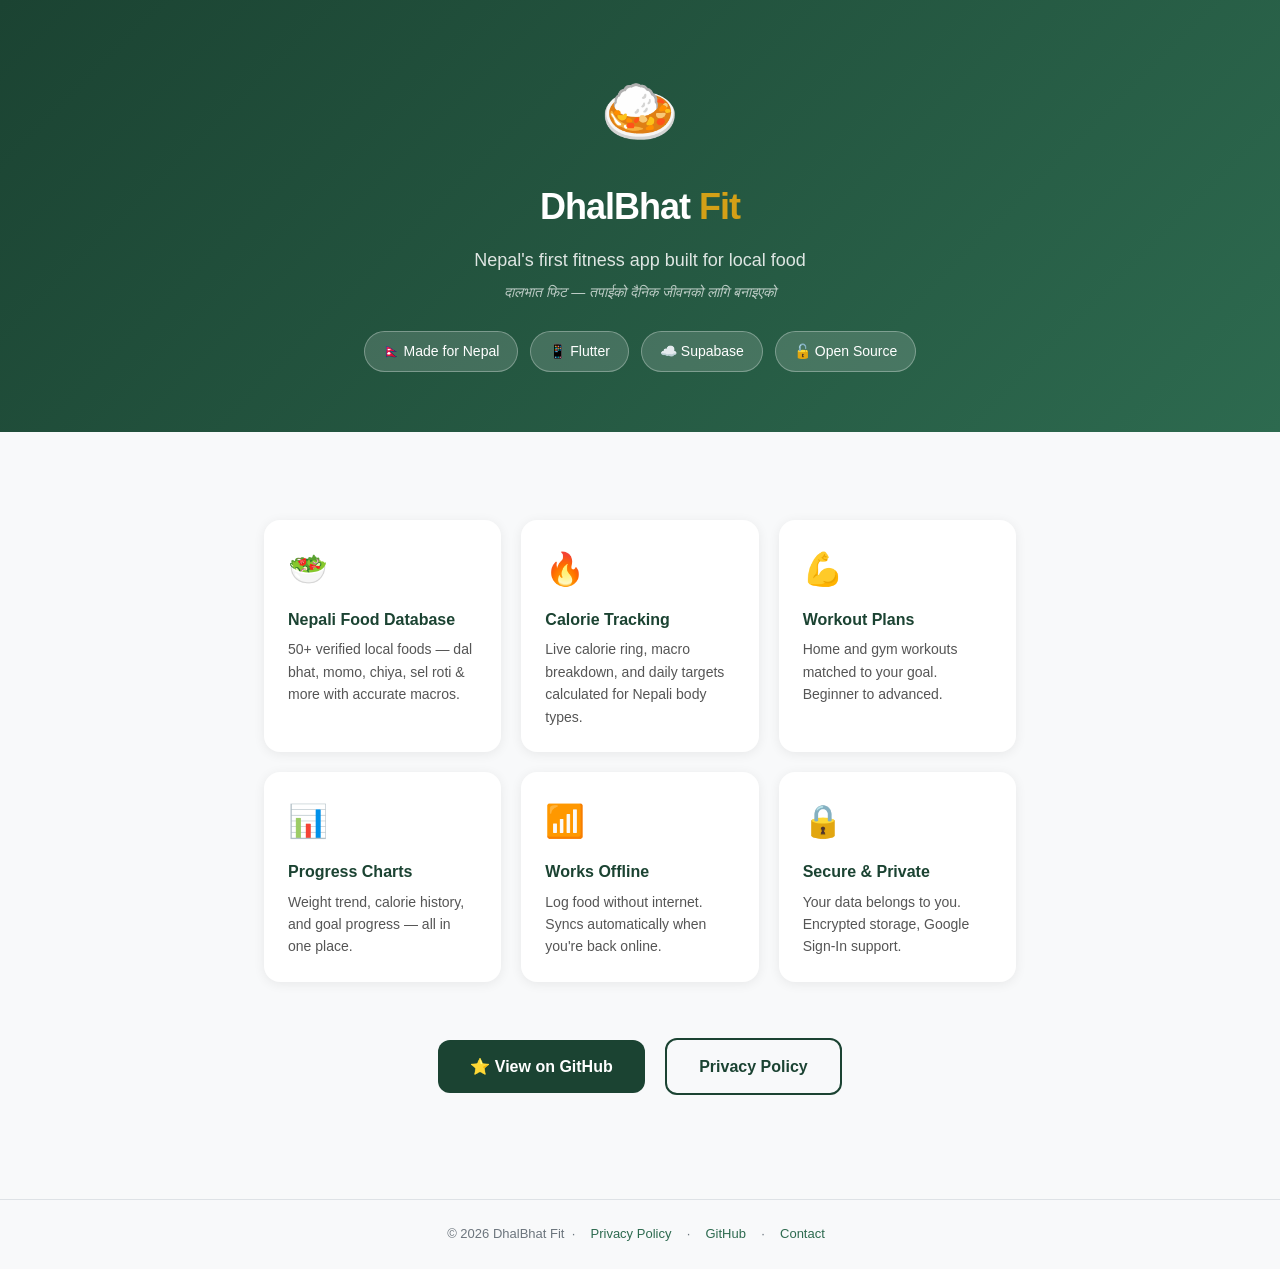
<file: docs/index.html>
<!DOCTYPE html>
<html lang="en">
<head>
  <meta charset="UTF-8" />
  <meta name="viewport" content="width=device-width, initial-scale=1.0" />
  <title>DhalBhat Fit — Nepal's Fitness App</title>
  <style>
    * { box-sizing: border-box; margin: 0; padding: 0; }
    body {
      font-family: -apple-system, BlinkMacSystemFont, 'Segoe UI', Roboto, sans-serif;
      background: #f8f9fa; color: #212529; line-height: 1.6;
    }
    header {
      background: linear-gradient(135deg, #1B4332, #2D6A4F);
      color: white; padding: 60px 24px; text-align: center;
    }
    header .emoji { font-size: 64px; margin-bottom: 16px; }
    header h1 { font-size: 36px; font-weight: 800; letter-spacing: -1px; }
    header h1 span { color: #D4A017; }
    header p { font-size: 18px; opacity: 0.85; margin-top: 10px; }
    .tagline {
      font-size: 14px; opacity: 0.7; margin-top: 6px; font-style: italic;
    }
    .badges { margin-top: 28px; display: flex; gap: 12px; justify-content: center; flex-wrap: wrap; }
    .badge {
      display: inline-flex; align-items: center; gap: 6px;
      background: rgba(255,255,255,0.15); border: 1px solid rgba(255,255,255,0.3);
      padding: 8px 18px; border-radius: 99px; font-size: 14px; font-weight: 500;
    }
    .container { max-width: 800px; margin: 0 auto; padding: 48px 24px; }
    .features {
      display: grid; grid-template-columns: repeat(auto-fit, minmax(220px, 1fr));
      gap: 20px; margin: 40px 0;
    }
    .feature {
      background: white; border-radius: 16px; padding: 24px;
      box-shadow: 0 2px 12px rgba(0,0,0,0.07);
    }
    .feature .icon { font-size: 32px; margin-bottom: 12px; }
    .feature h3 { font-size: 16px; font-weight: 700; margin-bottom: 6px; color: #1B4332; }
    .feature p  { font-size: 14px; color: #555; }
    .cta { text-align: center; margin: 48px 0; }
    .btn {
      display: inline-block; background: #1B4332; color: white;
      padding: 14px 32px; border-radius: 12px; text-decoration: none;
      font-weight: 600; font-size: 16px; margin: 8px;
    }
    .btn.outline {
      background: transparent; border: 2px solid #1B4332; color: #1B4332;
    }
    footer {
      text-align: center; padding: 24px; font-size: 13px;
      color: #6c757d; border-top: 1px solid #dee2e6;
    }
    footer a { color: #2D6A4F; text-decoration: none; margin: 0 8px; }
  </style>
</head>
<body>

<header>
  <div class="emoji">🍛</div>
  <h1>DhalBhat <span>Fit</span></h1>
  <p>Nepal's first fitness app built for local food</p>
  <p class="tagline">दालभात फिट — तपाईको दैनिक जीवनको लागि बनाइएको</p>
  <div class="badges">
    <span class="badge">🇳🇵 Made for Nepal</span>
    <span class="badge">📱 Flutter</span>
    <span class="badge">☁️ Supabase</span>
    <span class="badge">🔓 Open Source</span>
  </div>
</header>

<div class="container">
  <div class="features">
    <div class="feature">
      <div class="icon">🥗</div>
      <h3>Nepali Food Database</h3>
      <p>50+ verified local foods — dal bhat, momo, chiya, sel roti & more with accurate macros.</p>
    </div>
    <div class="feature">
      <div class="icon">🔥</div>
      <h3>Calorie Tracking</h3>
      <p>Live calorie ring, macro breakdown, and daily targets calculated for Nepali body types.</p>
    </div>
    <div class="feature">
      <div class="icon">💪</div>
      <h3>Workout Plans</h3>
      <p>Home and gym workouts matched to your goal. Beginner to advanced.</p>
    </div>
    <div class="feature">
      <div class="icon">📊</div>
      <h3>Progress Charts</h3>
      <p>Weight trend, calorie history, and goal progress — all in one place.</p>
    </div>
    <div class="feature">
      <div class="icon">📶</div>
      <h3>Works Offline</h3>
      <p>Log food without internet. Syncs automatically when you're back online.</p>
    </div>
    <div class="feature">
      <div class="icon">🔒</div>
      <h3>Secure & Private</h3>
      <p>Your data belongs to you. Encrypted storage, Google Sign-In support.</p>
    </div>
  </div>

  <div class="cta">
    <a class="btn" href="https://github.com/Prajwal-Beast/dalbhat-fit">⭐ View on GitHub</a>
    <a class="btn outline" href="privacy-policy.html">Privacy Policy</a>
  </div>
</div>

<footer>
  © 2026 DhalBhat Fit &nbsp;·&nbsp;
  <a href="privacy-policy.html">Privacy Policy</a> &nbsp;·&nbsp;
  <a href="https://github.com/Prajwal-Beast/dalbhat-fit">GitHub</a> &nbsp;·&nbsp;
  <a href="mailto:prajwalbeast22@gmail.com">Contact</a>
</footer>

</body>
</html>
</file>
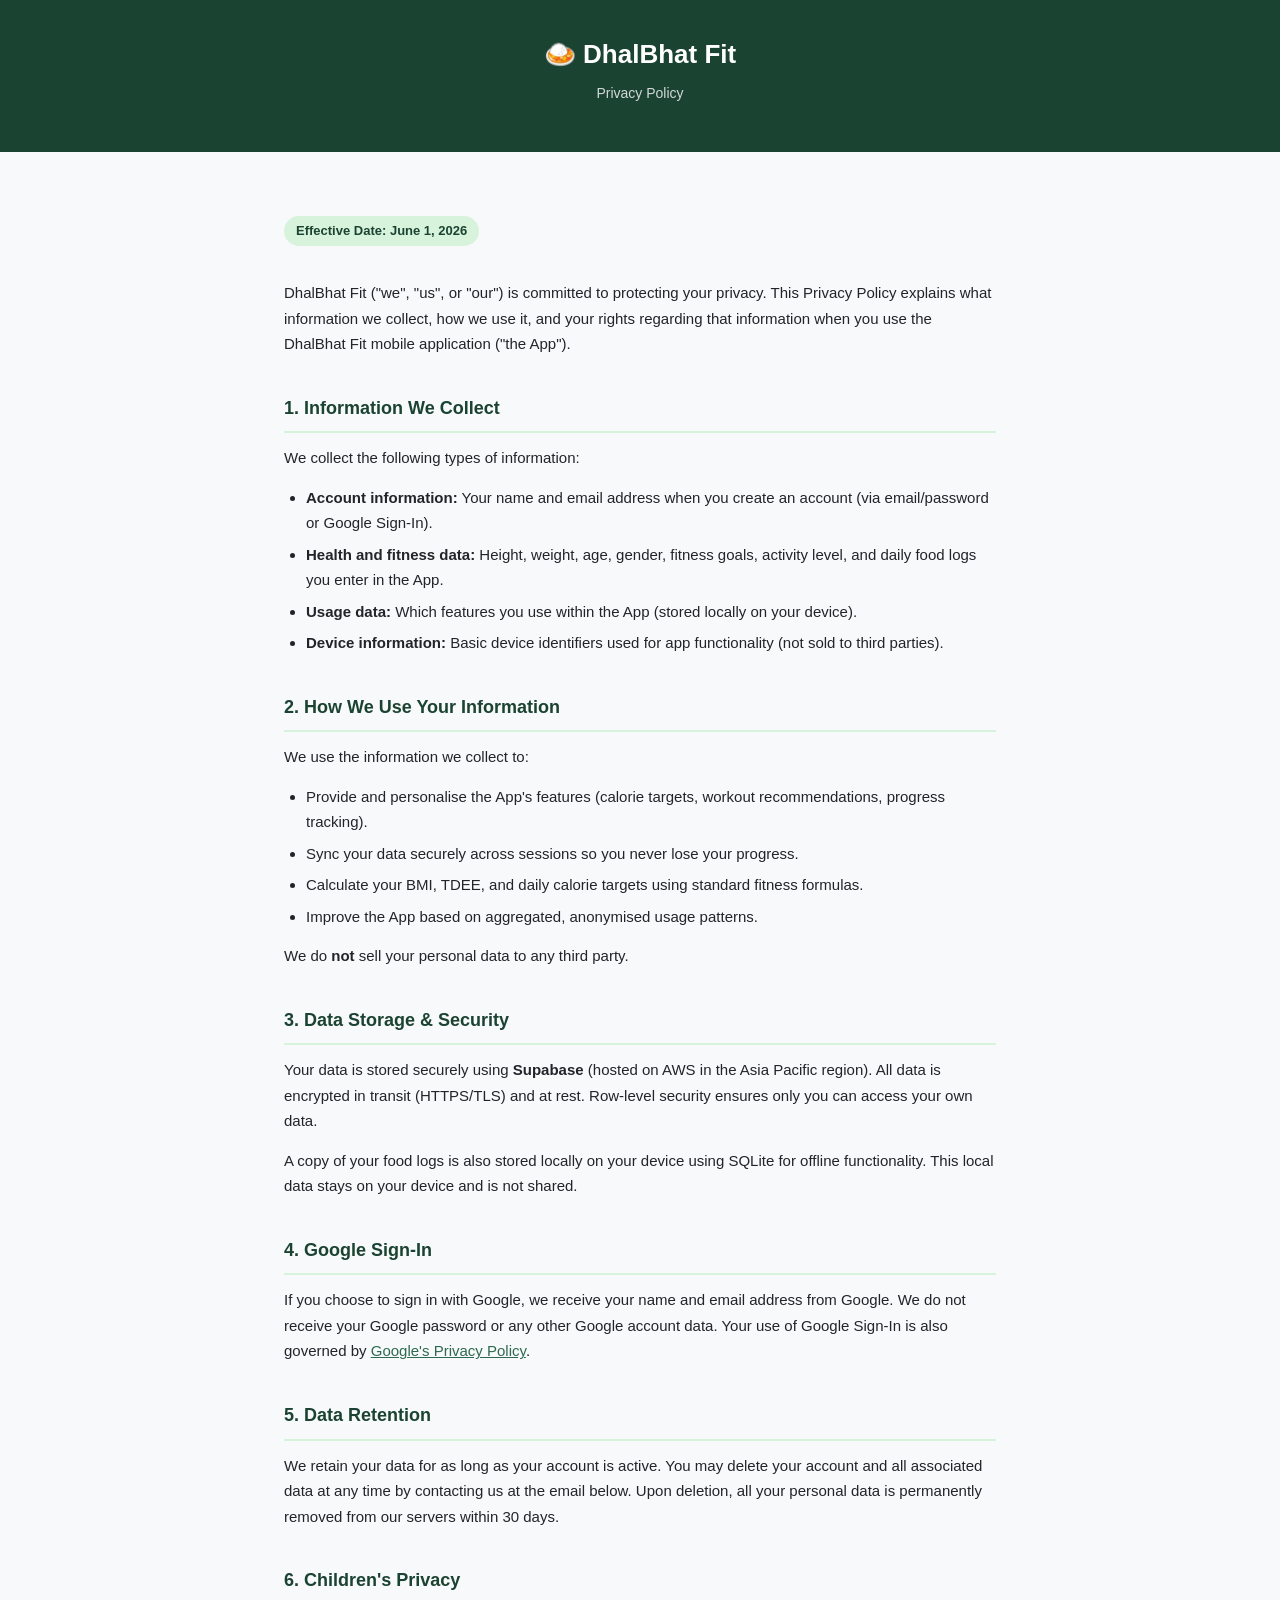
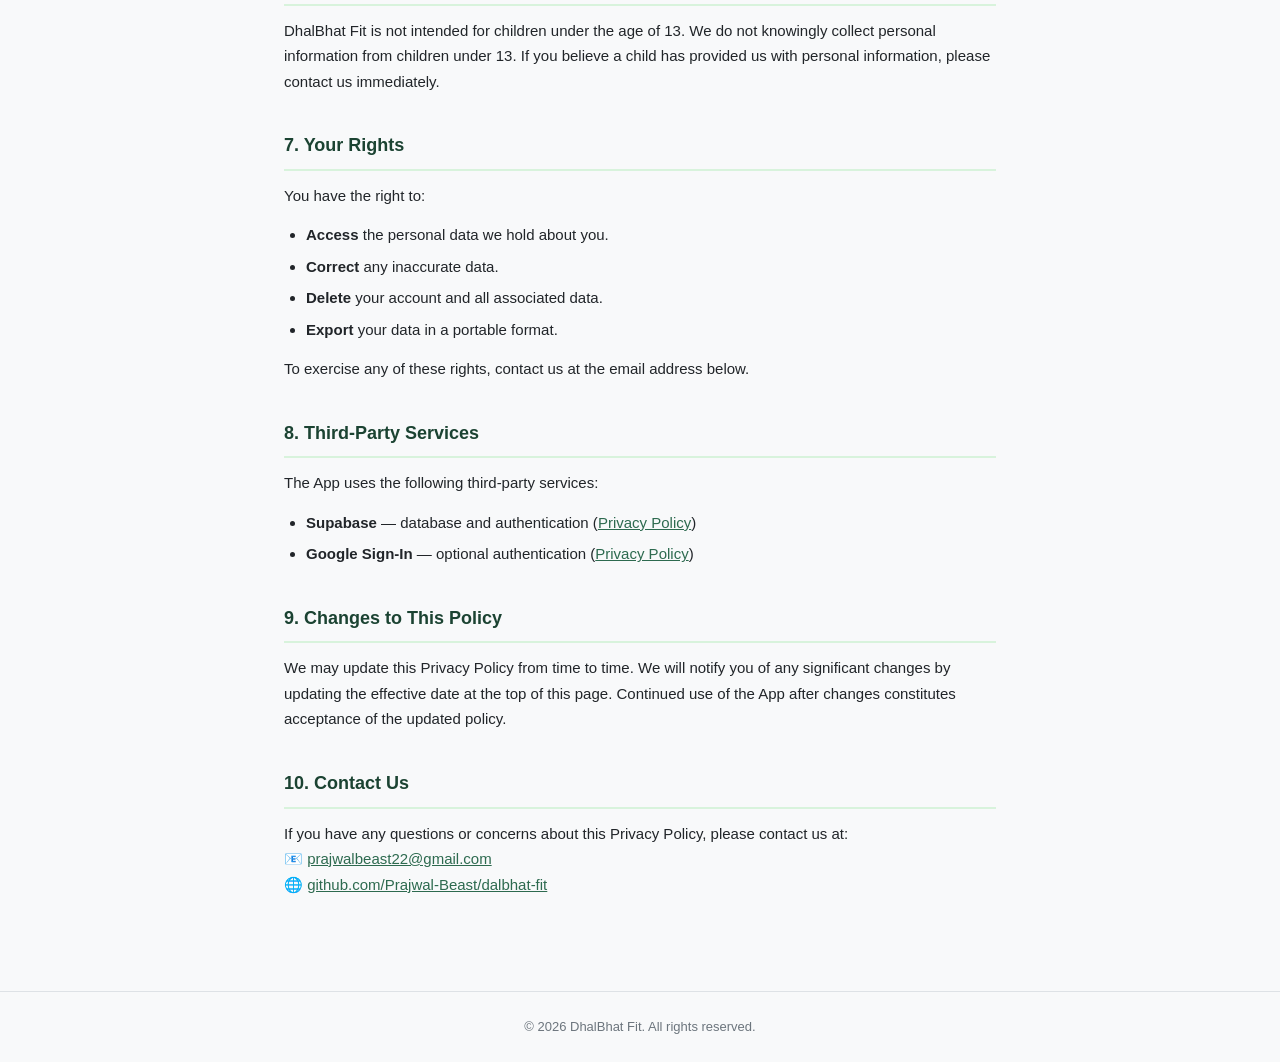
<file: docs/privacy-policy.html>
<!DOCTYPE html>
<html lang="en">
<head>
  <meta charset="UTF-8" />
  <meta name="viewport" content="width=device-width, initial-scale=1.0" />
  <title>Privacy Policy — DhalBhat Fit</title>
  <style>
    * { box-sizing: border-box; margin: 0; padding: 0; }
    body {
      font-family: -apple-system, BlinkMacSystemFont, 'Segoe UI', Roboto, sans-serif;
      background: #f8f9fa;
      color: #212529;
      line-height: 1.7;
    }
    header {
      background: #1B4332;
      color: white;
      padding: 32px 24px;
      text-align: center;
    }
    header h1 { font-size: 26px; font-weight: 700; margin-bottom: 6px; }
    header p  { font-size: 14px; opacity: 0.8; }
    .container { max-width: 760px; margin: 0 auto; padding: 40px 24px 80px; }
    h2 {
      font-size: 18px;
      font-weight: 700;
      color: #1B4332;
      margin: 36px 0 12px;
      padding-bottom: 8px;
      border-bottom: 2px solid #d8f3dc;
    }
    p  { margin-bottom: 14px; font-size: 15px; }
    ul { margin: 0 0 14px 22px; }
    li { margin-bottom: 6px; font-size: 15px; }
    a  { color: #2D6A4F; }
    .badge {
      display: inline-block;
      background: #d8f3dc;
      color: #1B4332;
      padding: 4px 12px;
      border-radius: 99px;
      font-size: 13px;
      font-weight: 600;
      margin-bottom: 20px;
    }
    footer {
      text-align: center;
      padding: 24px;
      font-size: 13px;
      color: #6c757d;
      border-top: 1px solid #dee2e6;
    }
  </style>
</head>
<body>

<header>
  <h1>🍛 DhalBhat Fit</h1>
  <p>Privacy Policy</p>
</header>

<div class="container">

  <p style="margin-top:24px"><span class="badge">Effective Date: June 1, 2026</span></p>

  <p>
    DhalBhat Fit ("we", "us", or "our") is committed to protecting your privacy.
    This Privacy Policy explains what information we collect, how we use it, and
    your rights regarding that information when you use the DhalBhat Fit mobile
    application ("the App").
  </p>

  <h2>1. Information We Collect</h2>
  <p>We collect the following types of information:</p>
  <ul>
    <li><strong>Account information:</strong> Your name and email address when you create an account (via email/password or Google Sign-In).</li>
    <li><strong>Health and fitness data:</strong> Height, weight, age, gender, fitness goals, activity level, and daily food logs you enter in the App.</li>
    <li><strong>Usage data:</strong> Which features you use within the App (stored locally on your device).</li>
    <li><strong>Device information:</strong> Basic device identifiers used for app functionality (not sold to third parties).</li>
  </ul>

  <h2>2. How We Use Your Information</h2>
  <p>We use the information we collect to:</p>
  <ul>
    <li>Provide and personalise the App's features (calorie targets, workout recommendations, progress tracking).</li>
    <li>Sync your data securely across sessions so you never lose your progress.</li>
    <li>Calculate your BMI, TDEE, and daily calorie targets using standard fitness formulas.</li>
    <li>Improve the App based on aggregated, anonymised usage patterns.</li>
  </ul>
  <p>We do <strong>not</strong> sell your personal data to any third party.</p>

  <h2>3. Data Storage & Security</h2>
  <p>
    Your data is stored securely using <strong>Supabase</strong> (hosted on AWS in the
    Asia Pacific region). All data is encrypted in transit (HTTPS/TLS) and at rest.
    Row-level security ensures only you can access your own data.
  </p>
  <p>
    A copy of your food logs is also stored locally on your device using SQLite for
    offline functionality. This local data stays on your device and is not shared.
  </p>

  <h2>4. Google Sign-In</h2>
  <p>
    If you choose to sign in with Google, we receive your name and email address
    from Google. We do not receive your Google password or any other Google account
    data. Your use of Google Sign-In is also governed by
    <a href="https://policies.google.com/privacy" target="_blank">Google's Privacy Policy</a>.
  </p>

  <h2>5. Data Retention</h2>
  <p>
    We retain your data for as long as your account is active. You may delete your
    account and all associated data at any time by contacting us at the email below.
    Upon deletion, all your personal data is permanently removed from our servers
    within 30 days.
  </p>

  <h2>6. Children's Privacy</h2>
  <p>
    DhalBhat Fit is not intended for children under the age of 13. We do not
    knowingly collect personal information from children under 13. If you believe
    a child has provided us with personal information, please contact us immediately.
  </p>

  <h2>7. Your Rights</h2>
  <p>You have the right to:</p>
  <ul>
    <li><strong>Access</strong> the personal data we hold about you.</li>
    <li><strong>Correct</strong> any inaccurate data.</li>
    <li><strong>Delete</strong> your account and all associated data.</li>
    <li><strong>Export</strong> your data in a portable format.</li>
  </ul>
  <p>To exercise any of these rights, contact us at the email address below.</p>

  <h2>8. Third-Party Services</h2>
  <p>The App uses the following third-party services:</p>
  <ul>
    <li><strong>Supabase</strong> — database and authentication (<a href="https://supabase.com/privacy" target="_blank">Privacy Policy</a>)</li>
    <li><strong>Google Sign-In</strong> — optional authentication (<a href="https://policies.google.com/privacy" target="_blank">Privacy Policy</a>)</li>
  </ul>

  <h2>9. Changes to This Policy</h2>
  <p>
    We may update this Privacy Policy from time to time. We will notify you of any
    significant changes by updating the effective date at the top of this page.
    Continued use of the App after changes constitutes acceptance of the updated policy.
  </p>

  <h2>10. Contact Us</h2>
  <p>
    If you have any questions or concerns about this Privacy Policy, please contact us at:<br/>
    📧 <a href="mailto:prajwalbeast22@gmail.com">prajwalbeast22@gmail.com</a><br/>
    🌐 <a href="https://github.com/Prajwal-Beast/dalbhat-fit">github.com/Prajwal-Beast/dalbhat-fit</a>
  </p>

</div>

<footer>
  © 2026 DhalBhat Fit. All rights reserved.
</footer>

</body>
</html>
</file>
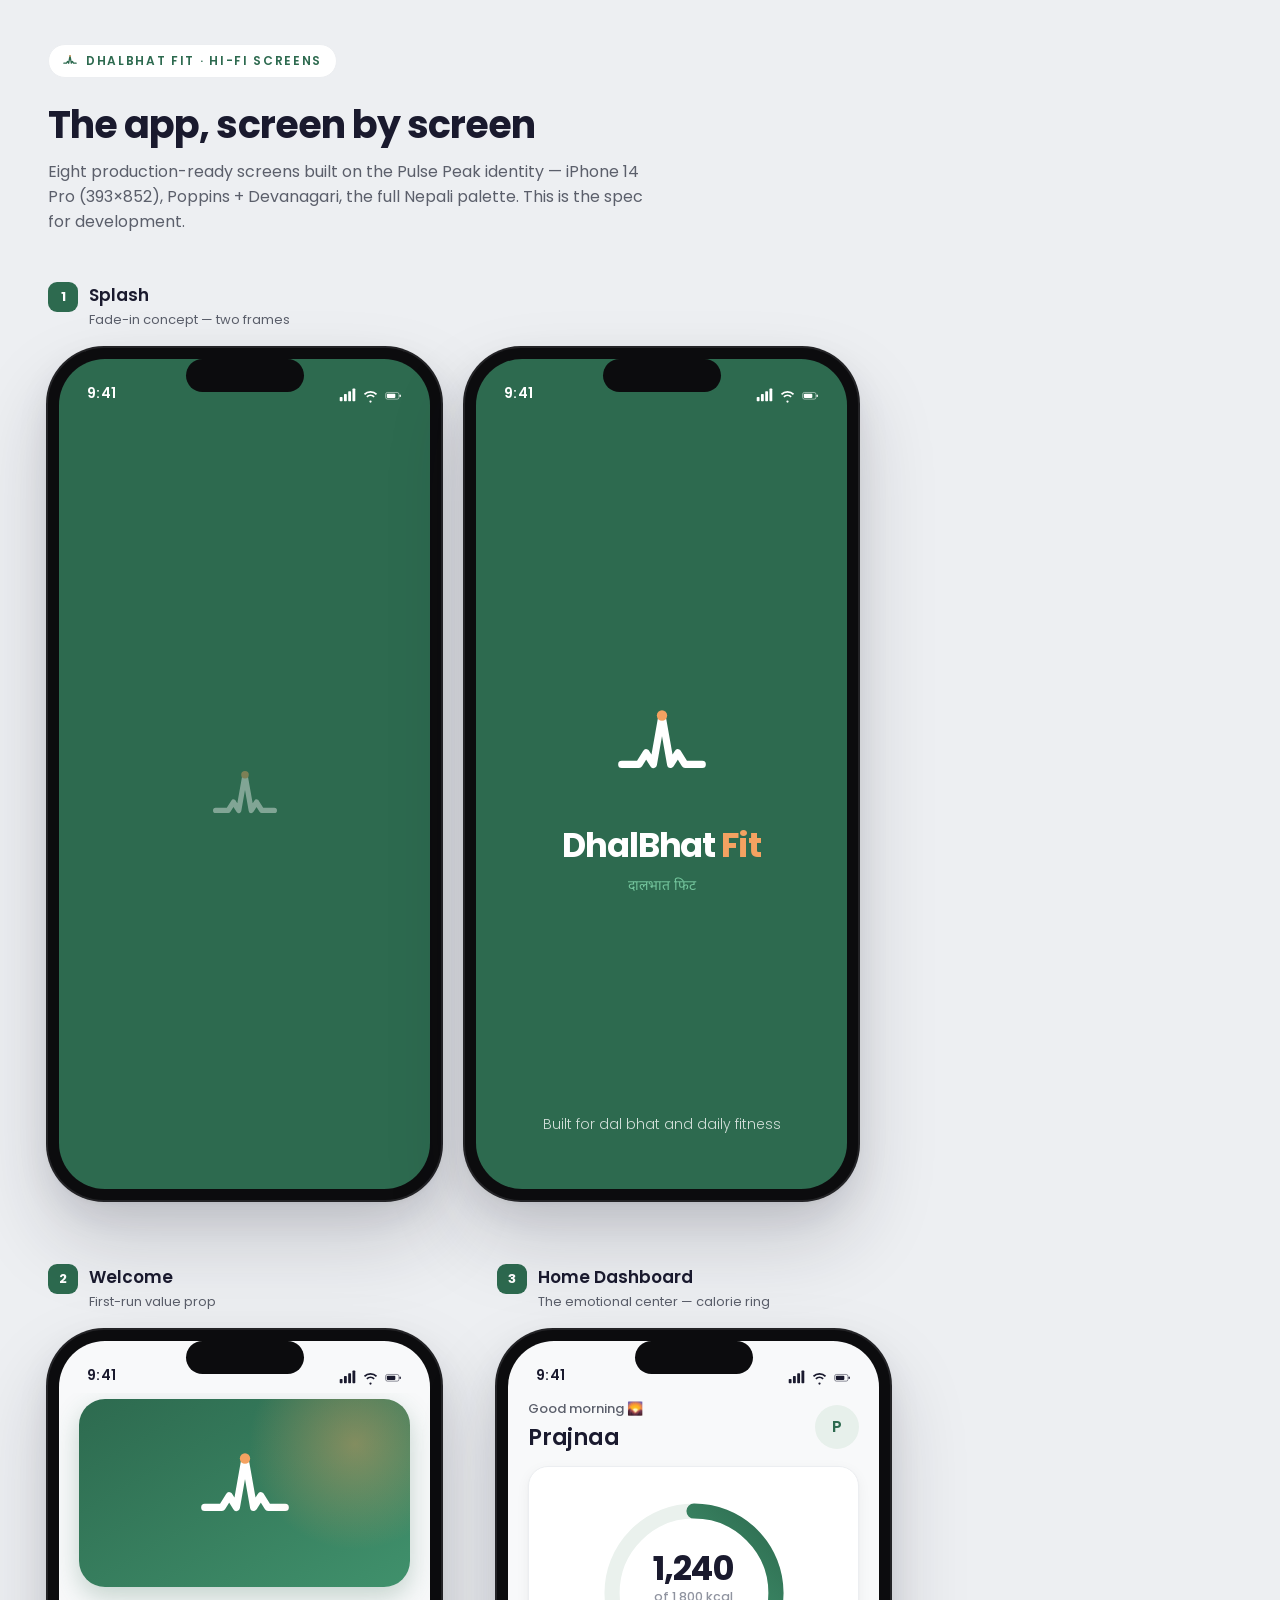
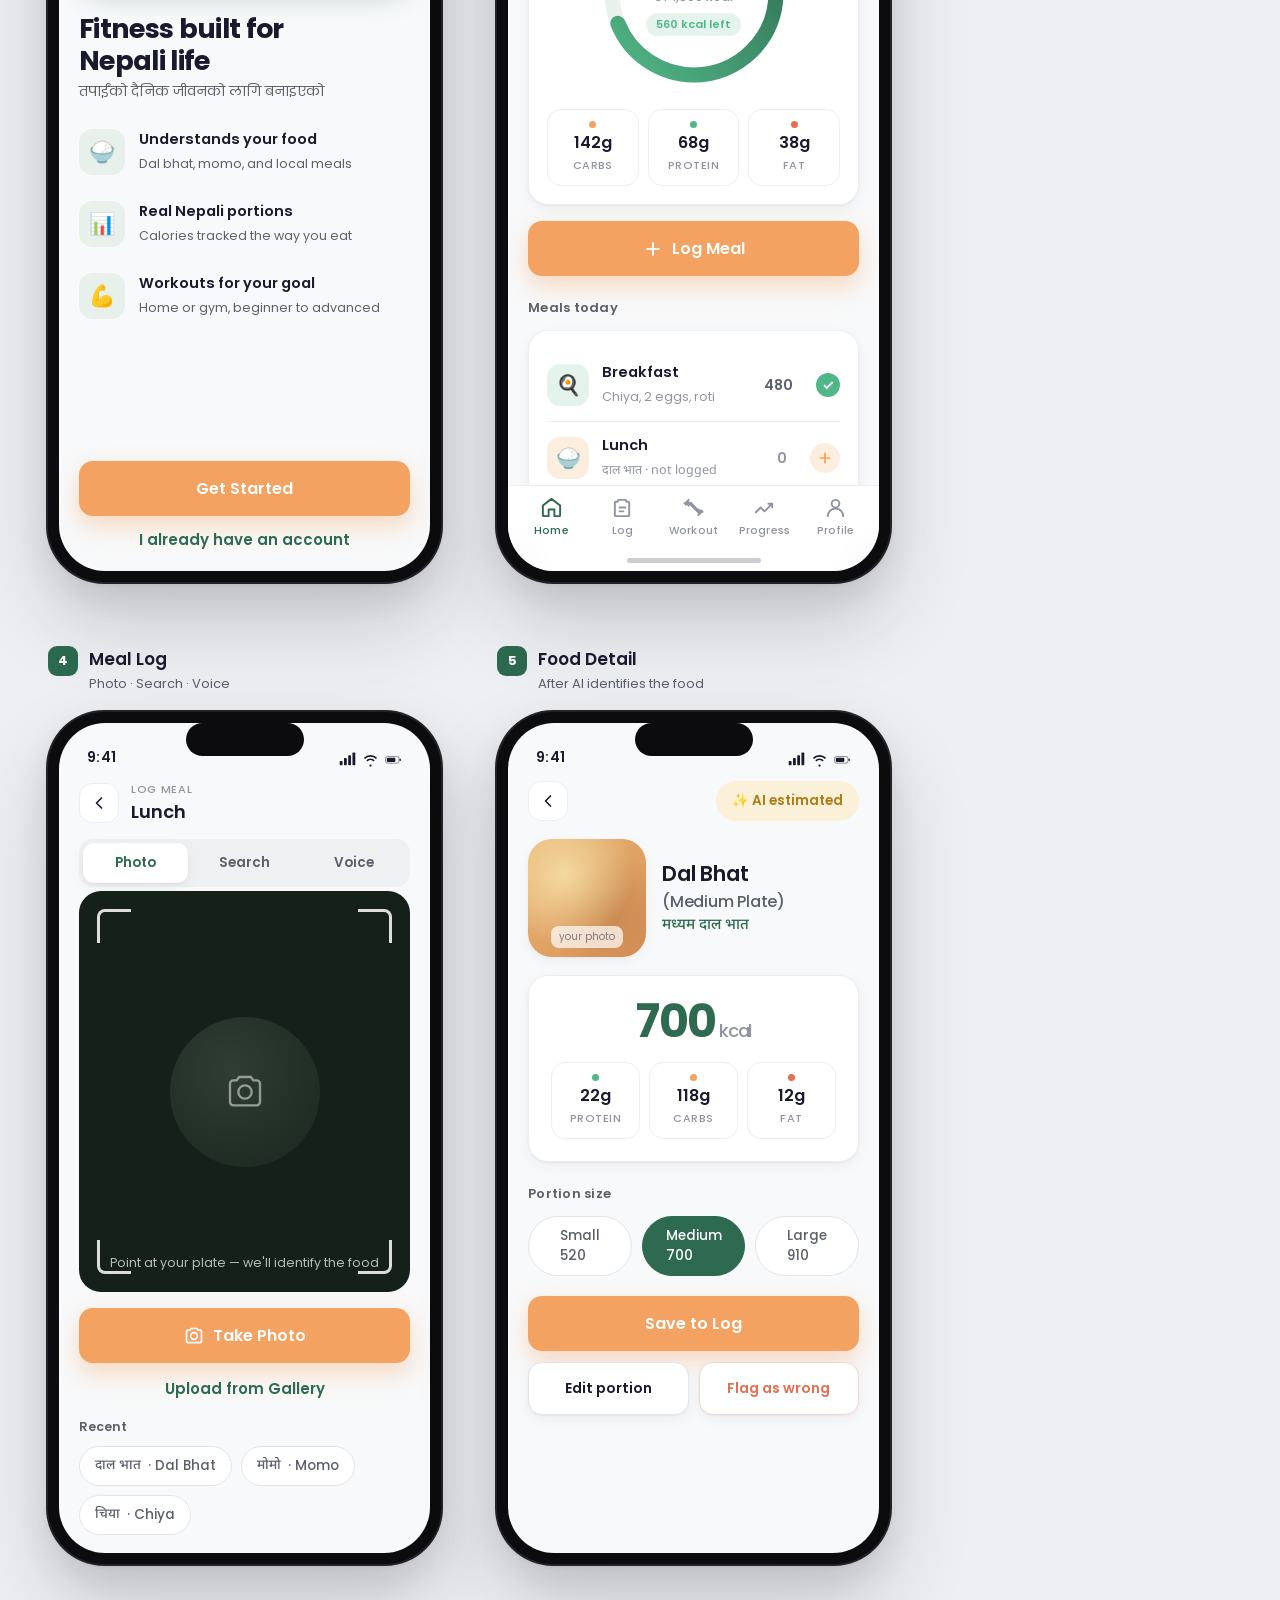
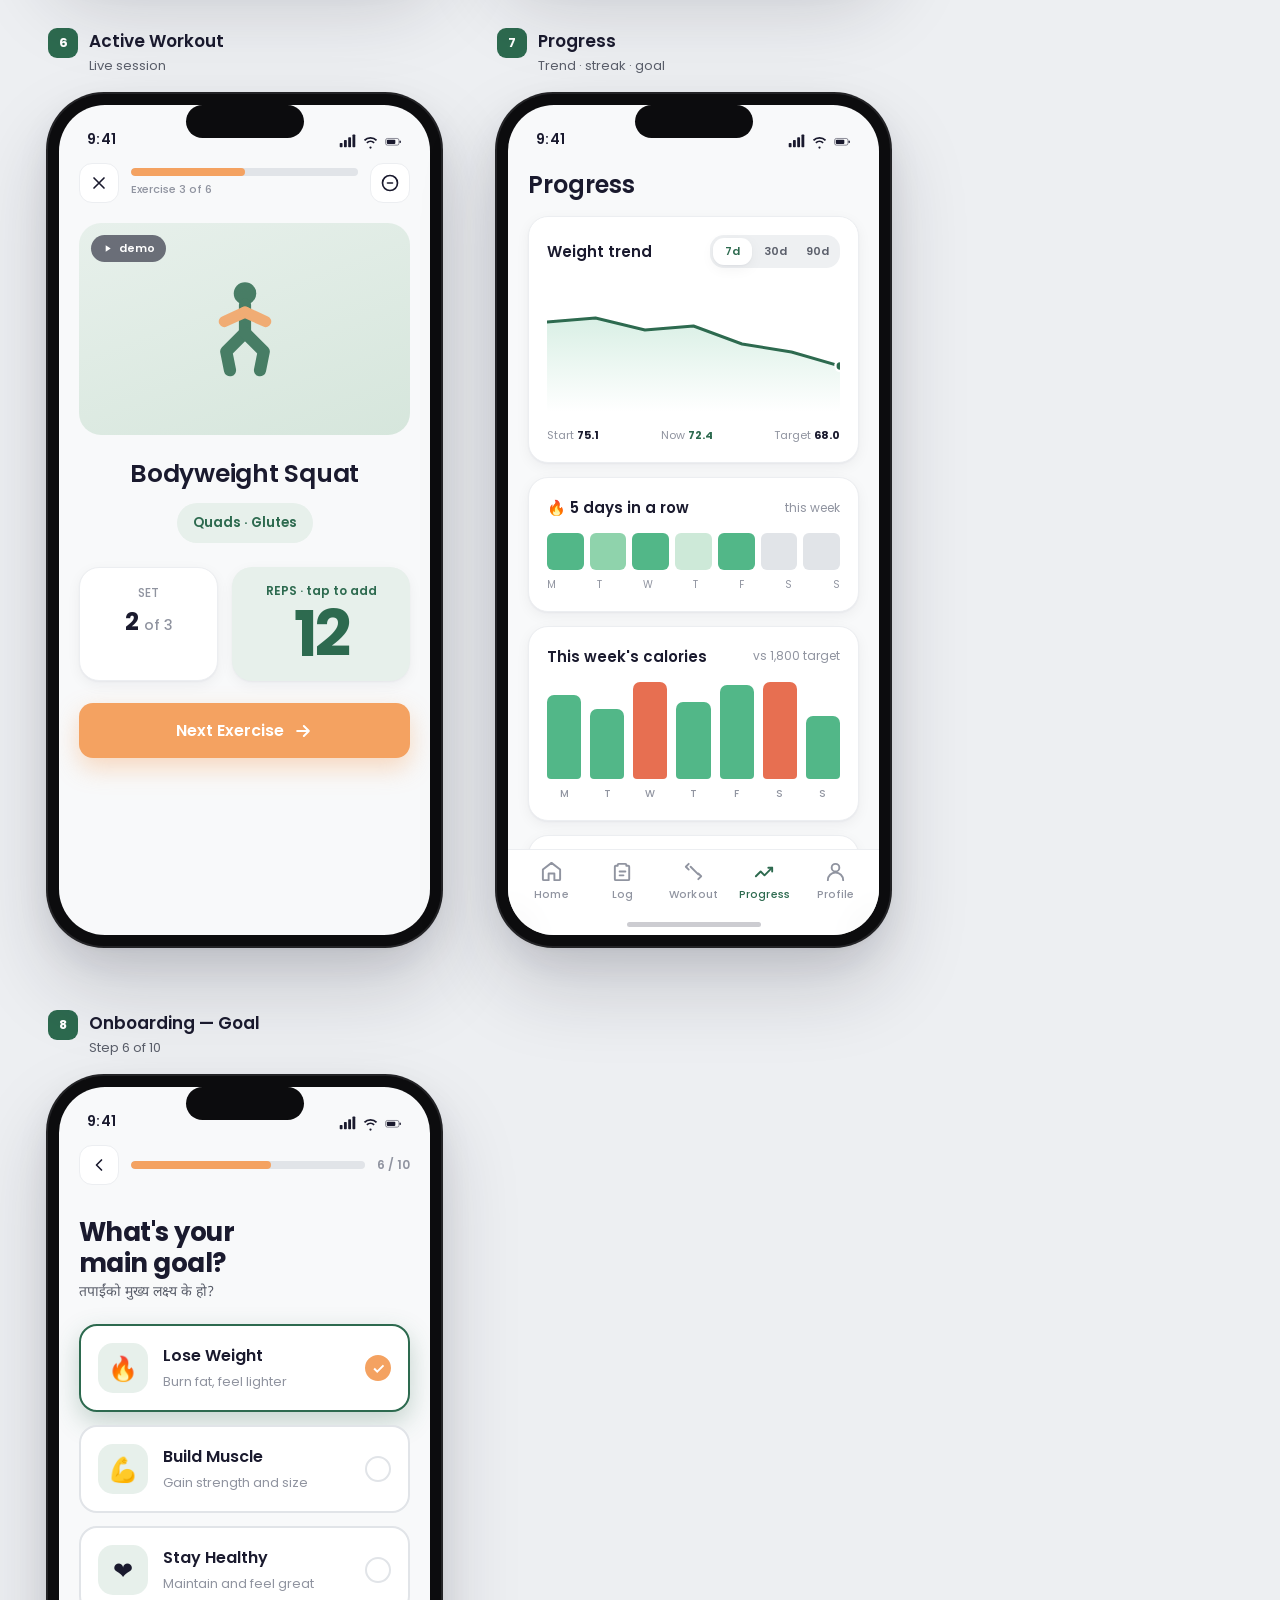
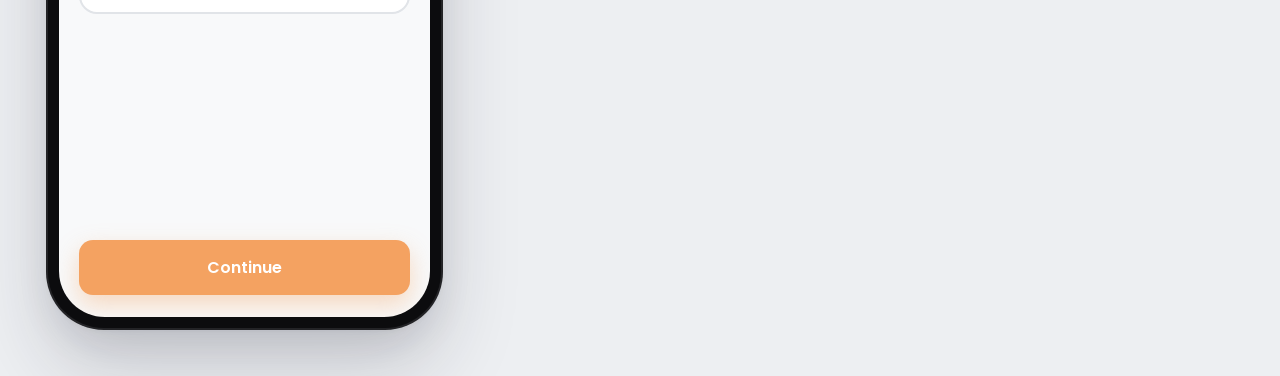
<file: Brand Assest/DhalBhat Fit/design_handoff_dhalbhat_fit/App Screens.html>
<!DOCTYPE html>
<html lang="en">
<head>
<meta charset="UTF-8">
<meta name="viewport" content="width=device-width, initial-scale=1.0">
<title>DhalBhat Fit — App Screens</title>
<link rel="preconnect" href="https://fonts.googleapis.com">
<link rel="preconnect" href="https://fonts.gstatic.com" crossorigin>
<link href="https://fonts.googleapis.com/css2?family=Poppins:wght@300;400;500;600;700&family=Noto+Sans+Devanagari:wght@400;500;600;700&display=swap" rel="stylesheet">
<link rel="stylesheet" href="app.css">
<style>
  /* viewfinder + misc local bits */
  .viewfinder{position:relative;flex:1;background:#15201B;border-radius:22px;overflow:hidden;display:flex;align-items:center;justify-content:center;margin:4px 0 16px;}
  .viewfinder .bracket{position:absolute;width:34px;height:34px;border:3px solid rgba(255,255,255,.85);}
  .viewfinder .tl{top:18px;left:18px;border-right:none;border-bottom:none;border-radius:8px 0 0 0;}
  .viewfinder .tr{top:18px;right:18px;border-left:none;border-bottom:none;border-radius:0 8px 0 0;}
  .viewfinder .bl{bottom:18px;left:18px;border-right:none;border-top:none;border-radius:0 0 0 8px;}
  .viewfinder .br{bottom:18px;right:18px;border-left:none;border-top:none;border-radius:0 0 8px 0;}
  .viewfinder .plate{width:150px;height:150px;border-radius:50%;background:radial-gradient(circle at 40% 35%, #2f3d34, #1a261f);display:flex;align-items:center;justify-content:center;color:rgba(255,255,255,.5);}
  .viewfinder .hint{position:absolute;bottom:20px;left:0;right:0;text-align:center;color:rgba(255,255,255,.7);font-size:12.5px;}
  .food-img{width:118px;height:118px;border-radius:24px;background:
     radial-gradient(circle at 30% 30%, #F4D9A0, transparent 60%),
     radial-gradient(circle at 70% 65%, #C98A52, transparent 55%),
     linear-gradient(135deg,#E7B877,#D98E54);
     display:flex;align-items:flex-end;justify-content:center;box-shadow:var(--sh-1);position:relative;}
  .food-img span{font-size:10px;color:rgba(26,26,46,.5);background:rgba(255,255,255,.7);padding:3px 8px;border-radius:8px;margin-bottom:9px;}
  .gif-area{position:relative;height:212px;border-radius:22px;background:linear-gradient(160deg,#E7F0EB,#D6E6DC);display:flex;align-items:center;justify-content:center;overflow:hidden;}
  .gif-area .figure{color:var(--green);opacity:.85;}
  .gif-area .badge{position:absolute;top:12px;left:12px;background:rgba(26,26,46,.6);color:#fff;font-size:11px;font-weight:600;padding:5px 11px;border-radius:999px;display:flex;align-items:center;gap:6px;}
  .repbig{font-size:64px;font-weight:700;letter-spacing:-.04em;line-height:1;color:var(--ink);}
  .heat{display:grid;grid-template-columns:repeat(7,1fr);gap:6px;}
  .heat i{aspect-ratio:1;border-radius:6px;background:var(--line-2);}
  .heat i.l1{background:#CDE9D8;}
  .heat i.l2{background:#8FD3AC;}
  .heat i.l3{background:var(--success);}
  .calbars{display:flex;align-items:flex-end;gap:9px;height:120px;}
  .calbars .b{flex:1;display:flex;flex-direction:column;align-items:center;gap:7px;height:100%;justify-content:flex-end;}
  .calbars .b i{width:100%;border-radius:7px 7px 4px 4px;background:var(--success);}
  .calbars .b.over i{background:var(--error);}
  .calbars .b span{font-size:10px;color:var(--ink-3);font-weight:500;}
  .goaltrack{display:flex;align-items:center;justify-content:space-between;margin-top:6px;}
  .goaltrack .g{text-align:center;}
  .goaltrack .g b{font-size:18px;font-weight:700;display:block;}
  .goaltrack .g.now b{color:var(--green);}
  .goaltrack .g span{font-size:10.5px;color:var(--ink-3);font-weight:500;letter-spacing:.04em;text-transform:uppercase;}
  .goaltrack .arr{color:var(--ink-3);}
  .optcard{display:flex;align-items:center;gap:15px;background:#fff;border:2px solid var(--line-2);border-radius:18px;padding:17px;}
  .optcard.sel{border-color:var(--green);box-shadow:var(--sh-green);}
  .optcard .emoji{width:50px;height:50px;border-radius:15px;background:var(--green-soft);display:flex;align-items:center;justify-content:center;font-size:24px;flex:0 0 auto;}
  .optcard .ot{flex:1;}
  .optcard .ot b{font-size:16px;font-weight:600;display:block;}
  .optcard .ot span{font-size:13px;color:var(--ink-3);}
  .optcard .ck{width:26px;height:26px;border-radius:50%;border:2px solid var(--line-2);display:flex;align-items:center;justify-content:center;flex:0 0 auto;}
  .optcard.sel .ck{background:var(--saffron);border-color:var(--saffron);}
  .optcard.sel .ck svg{width:15px;height:15px;stroke:#fff;stroke-width:3.2px;}
  .optcard:not(.sel) .ck svg{display:none;}
  .splash-center{flex:1;display:flex;flex-direction:column;align-items:center;justify-content:center;gap:24px;}
  .splash-center .wm{font-size:34px;font-weight:700;letter-spacing:-.03em;color:#fff;}
  .splash-center .wm .s{color:var(--saffron);}
  .splash-center .tag{font-size:14px;color:rgba(255,255,255,.78);font-weight:300;}
  .splash-center .devsub{font-family:var(--dev);font-size:14px;color:var(--green-on-dark);}
  .hero-block{height:188px;border-radius:26px;margin:6px 0 26px;background:linear-gradient(150deg,#2D6A4F,#40916C);display:flex;align-items:center;justify-content:center;position:relative;overflow:hidden;box-shadow:var(--sh-green);}
  .hero-block .glow{position:absolute;width:230px;height:230px;border-radius:50%;background:radial-gradient(circle,rgba(244,162,97,.4),transparent 65%);right:-60px;top:-70px;}
  .feat{display:flex;align-items:center;gap:14px;padding:13px 0;}
  .feat .fi{width:46px;height:46px;border-radius:14px;background:var(--green-soft);display:flex;align-items:center;justify-content:center;font-size:21px;flex:0 0 auto;}
  .feat .ft b{font-size:14.5px;font-weight:600;display:block;}
  .feat .ft span{font-size:12.5px;color:var(--ink-2);}
  .ring-wrap{position:relative;display:flex;align-items:center;justify-content:center;margin:6px 0 4px;}
  .ring-center{position:absolute;display:flex;flex-direction:column;align-items:center;}
  .ring-center .big{font-size:34px;font-weight:700;letter-spacing:-.03em;line-height:1;}
  .ring-center .of{font-size:12.5px;color:var(--ink-3);font-weight:500;margin-top:3px;}
  .ring-center .left{font-size:11px;color:var(--success);font-weight:600;margin-top:7px;background:var(--success-soft);padding:3px 10px;border-radius:999px;}
  .workout-card{background:linear-gradient(145deg,#2D6A4F,#245741);border-radius:var(--r-card);padding:18px;color:#fff;box-shadow:var(--sh-green);position:relative;overflow:hidden;}
  .workout-card .glow{position:absolute;width:160px;height:160px;border-radius:50%;background:radial-gradient(circle,rgba(244,162,97,.32),transparent 65%);right:-40px;bottom:-50px;}
  .workout-card .wlabel{font-size:11px;letter-spacing:.08em;text-transform:uppercase;color:var(--green-on-dark);font-weight:600;}
  .workout-card h4{font-size:18px;font-weight:600;margin:5px 0 3px;}
  .workout-card .meta{font-size:12.5px;color:rgba(255,255,255,.72);}
  .workout-card .startbtn{margin-top:14px;background:var(--saffron);color:#fff;border:none;border-radius:12px;padding:12px;width:100%;font-weight:600;font-size:14.5px;display:flex;align-items:center;justify-content:center;gap:8px;}
</style>
</head>
<body class="gallery-body">

<!-- Pulse Peak mark -->
<svg width="0" height="0" style="position:absolute" aria-hidden="true"><defs>
  <symbol id="pulse" viewBox="0 0 64 64">
    <path d="M4 42 H16 L21 34 L26 42 L32 8 L38 42 L43 34 L48 42 H60" fill="none" stroke="var(--m1,#2D6A4F)" stroke-width="5" stroke-linecap="round" stroke-linejoin="round"/>
    <circle cx="32" cy="8" r="3.6" fill="var(--m2,#F4A261)"/>
  </symbol>
</defs></svg>

<div class="gallery-head">
  <span class="kick"><svg width="14" height="14" viewBox="0 0 64 64"><path d="M4 42 H16 L21 34 L26 42 L32 8 L38 42 L43 34 L48 42 H60" fill="none" stroke="#2D6A4F" stroke-width="6" stroke-linecap="round" stroke-linejoin="round"/><circle cx="32" cy="8" r="4" fill="#F4A261"/></svg> DhalBhat Fit · Hi-fi screens</span>
  <h1>The app, screen by screen</h1>
  <p>Eight production-ready screens built on the Pulse Peak identity — iPhone 14 Pro (393×852), Poppins + Devanagari, the full Nepali palette. This is the spec for development.</p>
</div>

<div class="gallery-grid">

  <!-- ============ 1 · SPLASH (2 frames) ============ -->
  <div class="frame-wrap">
    <div class="frame-cap"><span class="n">1</span><div><h3>Splash</h3><p>Fade-in concept — two frames</p></div></div>
    <div style="display:flex;gap:24px;">
      <div class="phone"><div class="island"></div><div class="screen" style="background:var(--green)">
        <div class="statusbar on-green"><span>9:41</span><span class="sb-right">
          <svg viewBox="0 0 24 24" fill="currentColor"><rect x="1" y="14" width="4" height="6" rx="1"/><rect x="7" y="10" width="4" height="10" rx="1"/><rect x="13" y="6" width="4" height="14" rx="1"/><rect x="19" y="2" width="4" height="18" rx="1"/></svg>
          <svg viewBox="0 0 24 24" fill="currentColor"><path d="M12 19a1.6 1.6 0 100 3.2A1.6 1.6 0 0012 19zM6 13a8.5 8.5 0 0112 0l-1.8 1.8a6 6 0 00-8.4 0L6 13zM2.6 9.6a13 13 0 0118.8 0l-1.8 1.8a10.5 10.5 0 00-15.2 0L2.6 9.6z"/></svg>
          <svg viewBox="0 0 28 24" fill="none"><rect x="1" y="7" width="22" height="11" rx="3" stroke="currentColor" stroke-width="1.6" opacity=".5"/><rect x="3" y="9" width="14" height="7" rx="1.5" fill="currentColor"/><rect x="24" y="10.5" width="2" height="4" rx="1" fill="currentColor"/></svg>
        </span></div>
        <div class="splash-center" style="opacity:1">
          <span style="opacity:.4;transform:scale(.86);display:inline-block;line-height:0"><svg width="78" height="78" viewBox="0 0 64 64"><path d="M4 42 H16 L21 34 L26 42 L32 8 L38 42 L43 34 L48 42 H60" fill="none" stroke="#fff" stroke-width="5" stroke-linecap="round" stroke-linejoin="round"/><circle cx="32" cy="8" r="3.6" fill="#F4A261"/></svg></span>
        </div>
      </div></div>
      <div class="phone"><div class="island"></div><div class="screen" style="background:var(--green)">
        <div class="statusbar on-green"><span>9:41</span><span class="sb-right">
          <svg viewBox="0 0 24 24" fill="currentColor"><rect x="1" y="14" width="4" height="6" rx="1"/><rect x="7" y="10" width="4" height="10" rx="1"/><rect x="13" y="6" width="4" height="14" rx="1"/><rect x="19" y="2" width="4" height="18" rx="1"/></svg>
          <svg viewBox="0 0 24 24" fill="currentColor"><path d="M12 19a1.6 1.6 0 100 3.2A1.6 1.6 0 0012 19zM6 13a8.5 8.5 0 0112 0l-1.8 1.8a6 6 0 00-8.4 0L6 13zM2.6 9.6a13 13 0 0118.8 0l-1.8 1.8a10.5 10.5 0 00-15.2 0L2.6 9.6z"/></svg>
          <svg viewBox="0 0 28 24" fill="none"><rect x="1" y="7" width="22" height="11" rx="3" stroke="currentColor" stroke-width="1.6" opacity=".5"/><rect x="3" y="9" width="14" height="7" rx="1.5" fill="currentColor"/><rect x="24" y="10.5" width="2" height="4" rx="1" fill="currentColor"/></svg>
        </span></div>
        <div class="splash-center">
          <svg width="92" height="92" viewBox="0 0 64 64"><path d="M4 42 H16 L21 34 L26 42 L32 8 L38 42 L43 34 L48 42 H60" fill="none" stroke="#fff" stroke-width="5" stroke-linecap="round" stroke-linejoin="round"/><circle cx="32" cy="8" r="3.6" fill="#F4A261"/></svg>
          <div style="text-align:center;display:flex;flex-direction:column;gap:6px;align-items:center">
            <div class="wm">DhalBhat <span class="s">Fit</span></div>
            <div class="devsub dev">दालभात फिट</div>
          </div>
          <div class="tag" style="position:absolute;bottom:54px">Built for dal bhat and daily fitness</div>
        </div>
      </div></div>
    </div>
  </div>

  <!-- ============ 2 · WELCOME ============ -->
  <div class="frame-wrap">
    <div class="frame-cap"><span class="n">2</span><div><h3>Welcome</h3><p>First-run value prop</p></div></div>
    <div class="phone"><div class="island"></div><div class="screen">
      <div class="statusbar"><span>9:41</span><span class="sb-right">
        <svg viewBox="0 0 24 24" fill="currentColor"><rect x="1" y="14" width="4" height="6" rx="1"/><rect x="7" y="10" width="4" height="10" rx="1"/><rect x="13" y="6" width="4" height="14" rx="1"/><rect x="19" y="2" width="4" height="18" rx="1"/></svg>
        <svg viewBox="0 0 24 24" fill="currentColor"><path d="M12 19a1.6 1.6 0 100 3.2A1.6 1.6 0 0012 19zM6 13a8.5 8.5 0 0112 0l-1.8 1.8a6 6 0 00-8.4 0L6 13zM2.6 9.6a13 13 0 0118.8 0l-1.8 1.8a10.5 10.5 0 00-15.2 0L2.6 9.6z"/></svg>
        <svg viewBox="0 0 28 24" fill="none"><rect x="1" y="7" width="22" height="11" rx="3" stroke="currentColor" stroke-width="1.6" opacity=".5"/><rect x="3" y="9" width="14" height="7" rx="1.5" fill="currentColor"/><rect x="24" y="10.5" width="2" height="4" rx="1" fill="currentColor"/></svg>
      </span></div>
      <div class="appbody pad">
        <div class="hero-block"><div class="glow"></div>
          <svg width="92" height="92" viewBox="0 0 64 64"><path d="M4 42 H16 L21 34 L26 42 L32 8 L38 42 L43 34 L48 42 H60" fill="none" stroke="#fff" stroke-width="5" stroke-linecap="round" stroke-linejoin="round"/><circle cx="32" cy="8" r="3.6" fill="#F4A261"/></svg>
        </div>
        <h2 style="font-size:27px;font-weight:700;letter-spacing:-.025em;line-height:1.18;margin:0 0 4px">Fitness built for<br>Nepali life</h2>
        <p style="font-size:14px;color:var(--ink-2);margin:0 0 14px">तपाईंको दैनिक जीवनको लागि बनाइएको</p>
        <div class="feat"><div class="fi">🍚</div><div class="ft"><b>Understands your food</b><span>Dal bhat, momo, and local meals</span></div></div>
        <div class="feat"><div class="fi">📊</div><div class="ft"><b>Real Nepali portions</b><span>Calories tracked the way you eat</span></div></div>
        <div class="feat"><div class="fi">💪</div><div class="ft"><b>Workouts for your goal</b><span>Home or gym, beginner to advanced</span></div></div>
      </div>
      <div class="pad" style="padding-bottom:20px;display:flex;flex-direction:column;gap:12px;align-items:center">
        <button class="btn btn-primary btn-block">Get Started</button>
        <a class="link" href="#">I already have an account</a>
      </div>
    </div></div>
  </div>

  <!-- ============ 3 · HOME DASHBOARD ============ -->
  <div class="frame-wrap">
    <div class="frame-cap"><span class="n">3</span><div><h3>Home Dashboard</h3><p>The emotional center — calorie ring</p></div></div>
    <div class="phone"><div class="island"></div><div class="screen">
      <div class="statusbar"><span>9:41</span><span class="sb-right">
        <svg viewBox="0 0 24 24" fill="currentColor"><rect x="1" y="14" width="4" height="6" rx="1"/><rect x="7" y="10" width="4" height="10" rx="1"/><rect x="13" y="6" width="4" height="14" rx="1"/><rect x="19" y="2" width="4" height="18" rx="1"/></svg>
        <svg viewBox="0 0 24 24" fill="currentColor"><path d="M12 19a1.6 1.6 0 100 3.2A1.6 1.6 0 0012 19zM6 13a8.5 8.5 0 0112 0l-1.8 1.8a6 6 0 00-8.4 0L6 13zM2.6 9.6a13 13 0 0118.8 0l-1.8 1.8a10.5 10.5 0 00-15.2 0L2.6 9.6z"/></svg>
        <svg viewBox="0 0 28 24" fill="none"><rect x="1" y="7" width="22" height="11" rx="3" stroke="currentColor" stroke-width="1.6" opacity=".5"/><rect x="3" y="9" width="14" height="7" rx="1.5" fill="currentColor"/><rect x="24" y="10.5" width="2" height="4" rx="1" fill="currentColor"/></svg>
      </span></div>
      <div class="appbody pad">
        <div class="greet">
          <div><div class="hi">Good morning 🌄</div><h2>Prajnaa</h2></div>
          <div class="avatar">P</div>
        </div>

        <div class="card" style="margin-top:8px;padding-top:22px">
          <div class="ring-wrap">
            <svg width="196" height="196" viewBox="0 0 220 220">
              <defs><linearGradient id="rg" x1="0" y1="0" x2="1" y2="1"><stop offset="0" stop-color="#52B788"/><stop offset="1" stop-color="#2D6A4F"/></linearGradient></defs>
              <circle cx="110" cy="110" r="92" fill="none" stroke="#EAF1ED" stroke-width="17"/>
              <circle cx="110" cy="110" r="92" fill="none" stroke="url(#rg)" stroke-width="17" stroke-linecap="round" stroke-dasharray="398 580" transform="rotate(-90 110 110)"/>
            </svg>
            <div class="ring-center">
              <div class="big">1,240</div>
              <div class="of">of 1,800 kcal</div>
              <div class="left">560 kcal left</div>
            </div>
          </div>
          <div class="macro-row" style="margin-top:18px">
            <div class="macro"><span class="dot" style="background:#F4A261"></span><b>142g</b><span>CARBS</span></div>
            <div class="macro"><span class="dot" style="background:#52B788"></span><b>68g</b><span>PROTEIN</span></div>
            <div class="macro"><span class="dot" style="background:#E76F51"></span><b>38g</b><span>FAT</span></div>
          </div>
        </div>

        <button class="btn btn-primary btn-block" style="margin-top:16px">
          <svg viewBox="0 0 24 24" fill="none" stroke="#fff" stroke-width="2.4" stroke-linecap="round"><path d="M12 5v14M5 12h14"/></svg>
          Log Meal
        </button>

        <div class="sec-label">Meals today</div>
        <div class="card">
          <div class="meal"><div class="mi" style="background:var(--success-soft)">🍳</div><div class="mt"><b>Breakfast</b><span>Chiya, 2 eggs, roti</span></div><div class="mk" style="margin-right:10px">480</div><div class="check"><svg viewBox="0 0 24 24" fill="none" stroke="#fff"><path d="M5 12l5 5L20 7"/></svg></div></div>
          <div class="meal"><div class="mi" style="background:var(--saffron-soft)">🍚</div><div class="mt"><b>Lunch</b><span class="dev">दाल भात · not logged</span></div><div class="mk" style="margin-right:10px;color:var(--ink-3)">0</div><div class="add"><svg viewBox="0 0 24 24" fill="none" stroke="currentColor" stroke-width="2.6" stroke-linecap="round" width="16" height="16"><path d="M12 5v14M5 12h14"/></svg></div></div>
          <div class="meal"><div class="mi" style="background:#EEF0F2">🍛</div><div class="mt"><b>Dinner</b><span>Not logged</span></div><div class="mk" style="margin-right:10px;color:var(--ink-3)">0</div><div class="add"><svg viewBox="0 0 24 24" fill="none" stroke="currentColor" stroke-width="2.6" stroke-linecap="round" width="16" height="16"><path d="M12 5v14M5 12h14"/></svg></div></div>
        </div>

        <div class="sec-label">Today's workout</div>
        <div class="workout-card"><div class="glow"></div>
          <div class="wlabel">Recommended</div>
          <h4>Home Full Body</h4>
          <div class="meta">30 min · Beginner · 6 exercises</div>
          <button class="startbtn"><svg viewBox="0 0 24 24" fill="#fff" width="16" height="16"><path d="M8 5v14l11-7z"/></svg> Start Workout</button>
        </div>

        <div style="display:flex;gap:14px;margin-top:14px;margin-bottom:22px">
          <div class="card" style="flex:1">
            <div class="card-title"><h4>Water</h4><span style="font-size:12px;color:var(--ink-3)">3 / 8</span></div>
            <div class="water">
              <div class="drop full"><svg viewBox="0 0 24 24" fill="#2D6A4F"><path d="M12 2s7 8 7 13a7 7 0 11-14 0c0-5 7-13 7-13z"/></svg></div>
              <div class="drop full"><svg viewBox="0 0 24 24" fill="#2D6A4F"><path d="M12 2s7 8 7 13a7 7 0 11-14 0c0-5 7-13 7-13z"/></svg></div>
              <div class="drop full"><svg viewBox="0 0 24 24" fill="#2D6A4F"><path d="M12 2s7 8 7 13a7 7 0 11-14 0c0-5 7-13 7-13z"/></svg></div>
              <div class="drop"><svg viewBox="0 0 24 24" fill="none" stroke="#C7CCD3" stroke-width="1.6"><path d="M12 2s7 8 7 13a7 7 0 11-14 0c0-5 7-13 7-13z"/></svg></div>
            </div>
          </div>
          <div class="card" style="flex:1">
            <div class="card-title"><h4>Weight</h4><span style="font-size:12px;color:var(--success);font-weight:600">↓ 0.3</span></div>
            <div style="font-size:26px;font-weight:700;letter-spacing:-.02em">72.4<span style="font-size:14px;color:var(--ink-3);font-weight:500"> kg</span></div>
            <div style="font-size:11.5px;color:var(--ink-3);margin-top:2px">this week</div>
          </div>
        </div>
      </div>

      <div class="bottomnav">
        <div class="navtab active"><svg viewBox="0 0 24 24" fill="none" stroke="currentColor" stroke-linecap="round" stroke-linejoin="round"><path d="M3 10l9-7 9 7v10a1 1 0 01-1 1h-5v-7H9v7H4a1 1 0 01-1-1z"/></svg>Home</div>
        <div class="navtab"><svg viewBox="0 0 24 24" fill="none" stroke="currentColor" stroke-linecap="round" stroke-linejoin="round"><path d="M9 4h6a1 1 0 011 1v1h2a1 1 0 011 1v13a1 1 0 01-1 1H5a1 1 0 01-1-1V7a1 1 0 011-1h2V5a1 1 0 011-1z"/><path d="M9 12h6M9 16h4"/></svg>Log</div>
        <div class="navtab"><svg viewBox="0 0 24 24" fill="none" stroke="currentColor" stroke-linecap="round" stroke-linejoin="round"><path d="M6.5 6.5l11 11M4 9l-1.5-1.5M20 15l1.5 1.5M7 4l-3 3 3 3M17 14l3 3-3 3M9 7l8 8"/></svg>Workout</div>
        <div class="navtab"><svg viewBox="0 0 24 24" fill="none" stroke="currentColor" stroke-linecap="round" stroke-linejoin="round"><path d="M3 17l5-5 4 4 8-8"/><path d="M16 8h4v4"/></svg>Progress</div>
        <div class="navtab"><svg viewBox="0 0 24 24" fill="none" stroke="currentColor" stroke-linecap="round" stroke-linejoin="round"><circle cx="12" cy="8" r="4"/><path d="M4 21a8 8 0 0116 0"/></svg>Profile</div>
      </div>
      <div class="home-indicator"></div>
    </div></div>
  </div>

  <!-- ============ 4 · MEAL LOG ============ -->
  <div class="frame-wrap">
    <div class="frame-cap"><span class="n">4</span><div><h3>Meal Log</h3><p>Photo · Search · Voice</p></div></div>
    <div class="phone"><div class="island"></div><div class="screen">
      <div class="statusbar"><span>9:41</span><span class="sb-right">
        <svg viewBox="0 0 24 24" fill="currentColor"><rect x="1" y="14" width="4" height="6" rx="1"/><rect x="7" y="10" width="4" height="10" rx="1"/><rect x="13" y="6" width="4" height="14" rx="1"/><rect x="19" y="2" width="4" height="18" rx="1"/></svg>
        <svg viewBox="0 0 24 24" fill="currentColor"><path d="M12 19a1.6 1.6 0 100 3.2A1.6 1.6 0 0012 19zM6 13a8.5 8.5 0 0112 0l-1.8 1.8a6 6 0 00-8.4 0L6 13zM2.6 9.6a13 13 0 0118.8 0l-1.8 1.8a10.5 10.5 0 00-15.2 0L2.6 9.6z"/></svg>
        <svg viewBox="0 0 28 24" fill="none"><rect x="1" y="7" width="22" height="11" rx="3" stroke="currentColor" stroke-width="1.6" opacity=".5"/><rect x="3" y="9" width="14" height="7" rx="1.5" fill="currentColor"/><rect x="24" y="10.5" width="2" height="4" rx="1" fill="currentColor"/></svg>
      </span></div>
      <div class="appbody pad" style="display:flex;flex-direction:column">
        <div class="appbar">
          <div class="iconbtn"><svg viewBox="0 0 24 24" fill="none" stroke="currentColor" stroke-width="2" stroke-linecap="round" stroke-linejoin="round"><path d="M15 18l-6-6 6-6"/></svg></div>
          <div><div class="eyebrow">Log meal</div><h3>Lunch</h3></div>
        </div>
        <div class="segtabs">
          <div class="seg active">Photo</div><div class="seg">Search</div><div class="seg">Voice</div>
        </div>
        <div class="viewfinder">
          <span class="bracket tl"></span><span class="bracket tr"></span><span class="bracket bl"></span><span class="bracket br"></span>
          <div class="plate"><svg viewBox="0 0 24 24" fill="none" stroke="currentColor" stroke-width="1.4" width="40" height="40"><path d="M3 7a2 2 0 012-2h2l1.5-2h7L17 5h2a2 2 0 012 2v11a2 2 0 01-2 2H5a2 2 0 01-2-2z"/><circle cx="12" cy="12" r="4"/></svg></div>
          <div class="hint">Point at your plate — we'll identify the food</div>
        </div>
        <button class="btn btn-primary btn-block">
          <svg viewBox="0 0 24 24" fill="none" stroke="#fff" stroke-width="2" stroke-linecap="round" stroke-linejoin="round"><path d="M3 7a2 2 0 012-2h2l1.5-2h7L17 5h2a2 2 0 012 2v11a2 2 0 01-2 2H5a2 2 0 01-2-2z"/><circle cx="12" cy="12" r="4"/></svg>
          Take Photo
        </button>
        <a class="link" href="#" style="text-align:center;margin:14px 0 18px">Upload from Gallery</a>
        <div style="font-size:12.5px;font-weight:600;color:var(--ink-2);margin-bottom:10px">Recent</div>
        <div style="display:flex;gap:9px;flex-wrap:wrap;padding-bottom:18px">
          <span class="chip"><span class="dev">दाल भात</span> · Dal Bhat</span>
          <span class="chip"><span class="dev">मोमो</span> · Momo</span>
          <span class="chip"><span class="dev">चिया</span> · Chiya</span>
        </div>
      </div>
    </div></div>
  </div>

  <!-- ============ 5 · FOOD DETAIL ============ -->
  <div class="frame-wrap">
    <div class="frame-cap"><span class="n">5</span><div><h3>Food Detail</h3><p>After AI identifies the food</p></div></div>
    <div class="phone"><div class="island"></div><div class="screen">
      <div class="statusbar"><span>9:41</span><span class="sb-right">
        <svg viewBox="0 0 24 24" fill="currentColor"><rect x="1" y="14" width="4" height="6" rx="1"/><rect x="7" y="10" width="4" height="10" rx="1"/><rect x="13" y="6" width="4" height="14" rx="1"/><rect x="19" y="2" width="4" height="18" rx="1"/></svg>
        <svg viewBox="0 0 24 24" fill="currentColor"><path d="M12 19a1.6 1.6 0 100 3.2A1.6 1.6 0 0012 19zM6 13a8.5 8.5 0 0112 0l-1.8 1.8a6 6 0 00-8.4 0L6 13zM2.6 9.6a13 13 0 0118.8 0l-1.8 1.8a10.5 10.5 0 00-15.2 0L2.6 9.6z"/></svg>
        <svg viewBox="0 0 28 24" fill="none"><rect x="1" y="7" width="22" height="11" rx="3" stroke="currentColor" stroke-width="1.6" opacity=".5"/><rect x="3" y="9" width="14" height="7" rx="1.5" fill="currentColor"/><rect x="24" y="10.5" width="2" height="4" rx="1" fill="currentColor"/></svg>
      </span></div>
      <div class="appbody pad">
        <div class="appbar">
          <div class="iconbtn"><svg viewBox="0 0 24 24" fill="none" stroke="currentColor" stroke-width="2" stroke-linecap="round" stroke-linejoin="round"><path d="M15 18l-6-6 6-6"/></svg></div>
          <div style="flex:1"></div>
          <span class="chip ai">✨ AI estimated</span>
        </div>
        <div style="display:flex;gap:16px;align-items:center;margin:4px 0 18px">
          <div class="food-img"><span>your photo</span></div>
          <div>
            <h2 style="font-size:21px;font-weight:600;letter-spacing:-.01em;margin:0;line-height:1.2">Dal Bhat<br><span style="font-weight:500;color:var(--ink-2);font-size:16px">(Medium Plate)</span></h2>
            <div class="dev" style="font-size:15px;color:var(--green);font-weight:500;margin-top:4px">मध्यम दाल भात</div>
          </div>
        </div>

        <div class="card" style="text-align:center;padding:22px">
          <div style="font-size:46px;font-weight:700;letter-spacing:-.03em;line-height:1;color:var(--green)">700<span style="font-size:18px;color:var(--ink-3);font-weight:500"> kcal</span></div>
          <div class="macro-row" style="margin-top:18px">
            <div class="macro"><span class="dot" style="background:#52B788"></span><b>22g</b><span>PROTEIN</span></div>
            <div class="macro"><span class="dot" style="background:#F4A261"></span><b>118g</b><span>CARBS</span></div>
            <div class="macro"><span class="dot" style="background:#E76F51"></span><b>12g</b><span>FAT</span></div>
          </div>
        </div>

        <div class="sec-label">Portion size</div>
        <div style="display:flex;gap:10px">
          <span class="chip" style="flex:1;justify-content:center">Small<br>520</span>
          <span class="chip active" style="flex:1;justify-content:center;flex-direction:column;gap:1px">Medium<br>700</span>
          <span class="chip" style="flex:1;justify-content:center">Large<br>910</span>
        </div>

        <div style="margin:20px 0 18px;display:flex;flex-direction:column;gap:11px">
          <button class="btn btn-primary btn-block">Save to Log</button>
          <div style="display:flex;gap:10px">
            <button class="btn btn-outline" style="flex:1;font-size:14px">Edit portion</button>
            <button class="btn btn-outline" style="flex:1;font-size:14px;color:var(--error);border-color:#F3D6CD">Flag as wrong</button>
          </div>
        </div>
      </div>
    </div></div>
  </div>

  <!-- ============ 6 · ACTIVE WORKOUT ============ -->
  <div class="frame-wrap">
    <div class="frame-cap"><span class="n">6</span><div><h3>Active Workout</h3><p>Live session</p></div></div>
    <div class="phone"><div class="island"></div><div class="screen">
      <div class="statusbar"><span>9:41</span><span class="sb-right">
        <svg viewBox="0 0 24 24" fill="currentColor"><rect x="1" y="14" width="4" height="6" rx="1"/><rect x="7" y="10" width="4" height="10" rx="1"/><rect x="13" y="6" width="4" height="14" rx="1"/><rect x="19" y="2" width="4" height="18" rx="1"/></svg>
        <svg viewBox="0 0 24 24" fill="currentColor"><path d="M12 19a1.6 1.6 0 100 3.2A1.6 1.6 0 0012 19zM6 13a8.5 8.5 0 0112 0l-1.8 1.8a6 6 0 00-8.4 0L6 13zM2.6 9.6a13 13 0 0118.8 0l-1.8 1.8a10.5 10.5 0 00-15.2 0L2.6 9.6z"/></svg>
        <svg viewBox="0 0 28 24" fill="none"><rect x="1" y="7" width="22" height="11" rx="3" stroke="currentColor" stroke-width="1.6" opacity=".5"/><rect x="3" y="9" width="14" height="7" rx="1.5" fill="currentColor"/><rect x="24" y="10.5" width="2" height="4" rx="1" fill="currentColor"/></svg>
      </span></div>
      <div class="appbody pad">
        <div class="appbar">
          <div class="iconbtn"><svg viewBox="0 0 24 24" fill="none" stroke="currentColor" stroke-width="2" stroke-linecap="round" stroke-linejoin="round"><path d="M6 6l12 12M18 6L6 18"/></svg></div>
          <div style="flex:1"><div class="pbar" style="margin-bottom:5px"><i style="width:50%"></i></div><div style="font-size:11px;color:var(--ink-3);font-weight:500">Exercise 3 of 6</div></div>
          <div class="iconbtn"><svg viewBox="0 0 24 24" fill="none" stroke="currentColor" stroke-width="2" stroke-linecap="round"><circle cx="12" cy="12" r="9"/><path d="M9 12h6"/></svg></div>
        </div>

        <div class="gif-area" style="margin-top:6px">
          <span class="badge"><svg viewBox="0 0 24 24" fill="#fff" width="11" height="11"><path d="M8 5v14l11-7z"/></svg> demo</span>
          <svg class="figure" width="120" height="120" viewBox="0 0 64 64"><circle cx="32" cy="13" r="6" fill="currentColor"/><path d="M32 19 L32 34" stroke="currentColor" stroke-width="6.5" stroke-linecap="round"/><path d="M32 34 L22 44 L24 54" fill="none" stroke="currentColor" stroke-width="6.5" stroke-linecap="round" stroke-linejoin="round"/><path d="M32 34 L42 44 L40 54" fill="none" stroke="currentColor" stroke-width="6.5" stroke-linecap="round" stroke-linejoin="round"/><path d="M32 23 L21 28" stroke="#F4A261" stroke-width="6" stroke-linecap="round"/><path d="M32 23 L43 28" stroke="#F4A261" stroke-width="6" stroke-linecap="round"/></svg>
        </div>

        <div style="text-align:center;margin-top:20px">
          <h2 style="font-size:25px;font-weight:600;letter-spacing:-.01em;margin:0">Bodyweight Squat</h2>
          <span class="chip" style="margin-top:10px;background:var(--green-soft);border-color:transparent;color:var(--green);font-weight:600">Quads · Glutes</span>
        </div>

        <div style="display:flex;gap:14px;margin-top:24px">
          <div class="card" style="flex:1;text-align:center;padding:16px"><div style="font-size:12px;color:var(--ink-3);font-weight:500">SET</div><div style="font-size:24px;font-weight:700;margin-top:2px">2 <span style="font-size:14px;color:var(--ink-3);font-weight:500">of 3</span></div></div>
          <div class="card" style="flex:1.4;text-align:center;padding:14px;background:var(--green-soft);border-color:transparent">
            <div style="font-size:12px;color:var(--green);font-weight:600">REPS · tap to add</div>
            <div class="repbig" style="color:var(--green);margin-top:2px">12</div>
          </div>
        </div>

        <button class="btn btn-primary btn-block" style="margin:22px 0 18px">
          Next Exercise
          <svg viewBox="0 0 24 24" fill="none" stroke="#fff" stroke-width="2.4" stroke-linecap="round" stroke-linejoin="round"><path d="M5 12h14M13 6l6 6-6 6"/></svg>
        </button>
      </div>
    </div></div>
  </div>

  <!-- ============ 7 · PROGRESS ============ -->
  <div class="frame-wrap">
    <div class="frame-cap"><span class="n">7</span><div><h3>Progress</h3><p>Trend · streak · goal</p></div></div>
    <div class="phone"><div class="island"></div><div class="screen">
      <div class="statusbar"><span>9:41</span><span class="sb-right">
        <svg viewBox="0 0 24 24" fill="currentColor"><rect x="1" y="14" width="4" height="6" rx="1"/><rect x="7" y="10" width="4" height="10" rx="1"/><rect x="13" y="6" width="4" height="14" rx="1"/><rect x="19" y="2" width="4" height="18" rx="1"/></svg>
        <svg viewBox="0 0 24 24" fill="currentColor"><path d="M12 19a1.6 1.6 0 100 3.2A1.6 1.6 0 0012 19zM6 13a8.5 8.5 0 0112 0l-1.8 1.8a6 6 0 00-8.4 0L6 13zM2.6 9.6a13 13 0 0118.8 0l-1.8 1.8a10.5 10.5 0 00-15.2 0L2.6 9.6z"/></svg>
        <svg viewBox="0 0 28 24" fill="none"><rect x="1" y="7" width="22" height="11" rx="3" stroke="currentColor" stroke-width="1.6" opacity=".5"/><rect x="3" y="9" width="14" height="7" rx="1.5" fill="currentColor"/><rect x="24" y="10.5" width="2" height="4" rx="1" fill="currentColor"/></svg>
      </span></div>
      <div class="appbody pad">
        <div class="appbar" style="padding-top:10px"><h3 style="font-size:24px">Progress</h3></div>

        <div class="card">
          <div class="card-title"><h4>Weight trend</h4>
            <div class="segtabs" style="width:130px;padding:3px"><div class="seg active" style="padding:5px 0;font-size:11px">7d</div><div class="seg" style="padding:5px 0;font-size:11px">30d</div><div class="seg" style="padding:5px 0;font-size:11px">90d</div></div>
          </div>
          <svg width="100%" height="130" viewBox="0 0 320 130" preserveAspectRatio="none">
            <defs><linearGradient id="ag" x1="0" y1="0" x2="0" y2="1"><stop offset="0" stop-color="#52B788" stop-opacity=".22"/><stop offset="1" stop-color="#52B788" stop-opacity="0"/></linearGradient></defs>
            <path d="M0 40 L53 36 L107 48 L160 44 L213 62 L267 70 L320 84 L320 130 L0 130 Z" fill="url(#ag)"/>
            <path d="M0 40 L53 36 L107 48 L160 44 L213 62 L267 70 L320 84" fill="none" stroke="#2D6A4F" stroke-width="3" stroke-linecap="round" stroke-linejoin="round"/>
            <circle cx="320" cy="84" r="5" fill="#2D6A4F" stroke="#fff" stroke-width="2.5"/>
          </svg>
          <div style="display:flex;justify-content:space-between;margin-top:8px;font-size:11px;color:var(--ink-3)">
            <span>Start <b style="color:var(--ink)">75.1</b></span><span>Now <b style="color:var(--green)">72.4</b></span><span>Target <b style="color:var(--ink)">68.0</b></span>
          </div>
        </div>

        <div class="card" style="margin-top:14px">
          <div class="card-title"><h4>🔥 5 days in a row</h4><span style="font-size:12px;color:var(--ink-3)">this week</span></div>
          <div class="heat">
            <i class="l3"></i><i class="l2"></i><i class="l3"></i><i class="l1"></i><i class="l3"></i><i></i><i></i>
          </div>
          <div style="display:flex;justify-content:space-between;margin-top:7px;font-size:10px;color:var(--ink-3)"><span>M</span><span>T</span><span>W</span><span>T</span><span>F</span><span>S</span><span>S</span></div>
        </div>

        <div class="card" style="margin-top:14px">
          <div class="card-title"><h4>This week's calories</h4><span style="font-size:12px;color:var(--ink-3)">vs 1,800 target</span></div>
          <div class="calbars">
            <div class="b"><i style="height:70%"></i><span>M</span></div>
            <div class="b"><i style="height:58%"></i><span>T</span></div>
            <div class="b over"><i style="height:92%"></i><span>W</span></div>
            <div class="b"><i style="height:64%"></i><span>T</span></div>
            <div class="b"><i style="height:78%"></i><span>F</span></div>
            <div class="b over"><i style="height:88%"></i><span>S</span></div>
            <div class="b"><i style="height:52%"></i><span>S</span></div>
          </div>
        </div>

        <div class="card" style="margin:14px 0 22px">
          <div class="card-title"><h4>Goal progress</h4></div>
          <div class="pbar green" style="height:10px"><i style="width:60%"></i></div>
          <div class="goaltrack">
            <div class="g"><b>85</b><span>Start kg</span></div>
            <span class="arr">→</span>
            <div class="g now"><b>82</b><span>Now kg</span></div>
            <span class="arr">→</span>
            <div class="g"><b>75</b><span>Target kg</span></div>
          </div>
        </div>
      </div>
      <div class="bottomnav">
        <div class="navtab"><svg viewBox="0 0 24 24" fill="none" stroke="currentColor" stroke-linecap="round" stroke-linejoin="round"><path d="M3 10l9-7 9 7v10a1 1 0 01-1 1h-5v-7H9v7H4a1 1 0 01-1-1z"/></svg>Home</div>
        <div class="navtab"><svg viewBox="0 0 24 24" fill="none" stroke="currentColor" stroke-linecap="round" stroke-linejoin="round"><path d="M9 4h6a1 1 0 011 1v1h2a1 1 0 011 1v13a1 1 0 01-1 1H5a1 1 0 01-1-1V7a1 1 0 011-1h2V5a1 1 0 011-1z"/><path d="M9 12h6M9 16h4"/></svg>Log</div>
        <div class="navtab"><svg viewBox="0 0 24 24" fill="none" stroke="currentColor" stroke-linecap="round" stroke-linejoin="round"><path d="M7 4l-3 3 3 3M17 14l3 3-3 3M9 7l8 8"/></svg>Workout</div>
        <div class="navtab active"><svg viewBox="0 0 24 24" fill="none" stroke="currentColor" stroke-linecap="round" stroke-linejoin="round"><path d="M3 17l5-5 4 4 8-8"/><path d="M16 8h4v4"/></svg>Progress</div>
        <div class="navtab"><svg viewBox="0 0 24 24" fill="none" stroke="currentColor" stroke-linecap="round" stroke-linejoin="round"><circle cx="12" cy="8" r="4"/><path d="M4 21a8 8 0 0116 0"/></svg>Profile</div>
      </div>
      <div class="home-indicator"></div>
    </div></div>
  </div>

  <!-- ============ 8 · ONBOARDING GOAL ============ -->
  <div class="frame-wrap">
    <div class="frame-cap"><span class="n">8</span><div><h3>Onboarding — Goal</h3><p>Step 6 of 10</p></div></div>
    <div class="phone"><div class="island"></div><div class="screen">
      <div class="statusbar"><span>9:41</span><span class="sb-right">
        <svg viewBox="0 0 24 24" fill="currentColor"><rect x="1" y="14" width="4" height="6" rx="1"/><rect x="7" y="10" width="4" height="10" rx="1"/><rect x="13" y="6" width="4" height="14" rx="1"/><rect x="19" y="2" width="4" height="18" rx="1"/></svg>
        <svg viewBox="0 0 24 24" fill="currentColor"><path d="M12 19a1.6 1.6 0 100 3.2A1.6 1.6 0 0012 19zM6 13a8.5 8.5 0 0112 0l-1.8 1.8a6 6 0 00-8.4 0L6 13zM2.6 9.6a13 13 0 0118.8 0l-1.8 1.8a10.5 10.5 0 00-15.2 0L2.6 9.6z"/></svg>
        <svg viewBox="0 0 28 24" fill="none"><rect x="1" y="7" width="22" height="11" rx="3" stroke="currentColor" stroke-width="1.6" opacity=".5"/><rect x="3" y="9" width="14" height="7" rx="1.5" fill="currentColor"/><rect x="24" y="10.5" width="2" height="4" rx="1" fill="currentColor"/></svg>
      </span></div>
      <div class="appbody pad" style="display:flex;flex-direction:column">
        <div class="appbar">
          <div class="iconbtn"><svg viewBox="0 0 24 24" fill="none" stroke="currentColor" stroke-width="2" stroke-linecap="round" stroke-linejoin="round"><path d="M15 18l-6-6 6-6"/></svg></div>
          <div style="flex:1"><div class="pbar"><i style="width:60%"></i></div></div>
          <div style="font-size:12px;color:var(--ink-3);font-weight:600">6 / 10</div>
        </div>
        <h2 style="font-size:26px;font-weight:700;letter-spacing:-.02em;margin:18px 0 4px;line-height:1.2">What's your<br>main goal?</h2>
        <p class="dev" style="font-size:14px;color:var(--ink-2);margin:0 0 22px">तपाईंको मुख्य लक्ष्य के हो?</p>

        <div style="display:flex;flex-direction:column;gap:13px">
          <div class="optcard sel">
            <div class="emoji">🔥</div>
            <div class="ot"><b>Lose Weight</b><span>Burn fat, feel lighter</span></div>
            <div class="ck"><svg viewBox="0 0 24 24" fill="none" stroke="#fff"><path d="M5 12l5 5L20 7"/></svg></div>
          </div>
          <div class="optcard">
            <div class="emoji">💪</div>
            <div class="ot"><b>Build Muscle</b><span>Gain strength and size</span></div>
            <div class="ck"><svg viewBox="0 0 24 24" fill="none" stroke="#fff"><path d="M5 12l5 5L20 7"/></svg></div>
          </div>
          <div class="optcard">
            <div class="emoji">❤️</div>
            <div class="ot"><b>Stay Healthy</b><span>Maintain and feel great</span></div>
            <div class="ck"><svg viewBox="0 0 24 24" fill="none" stroke="#fff"><path d="M5 12l5 5L20 7"/></svg></div>
          </div>
        </div>

        <div style="flex:1"></div>
        <button class="btn btn-primary btn-block" style="margin-bottom:22px">Continue</button>
      </div>
    </div></div>
  </div>

</div>
</body>
</html>
</file>
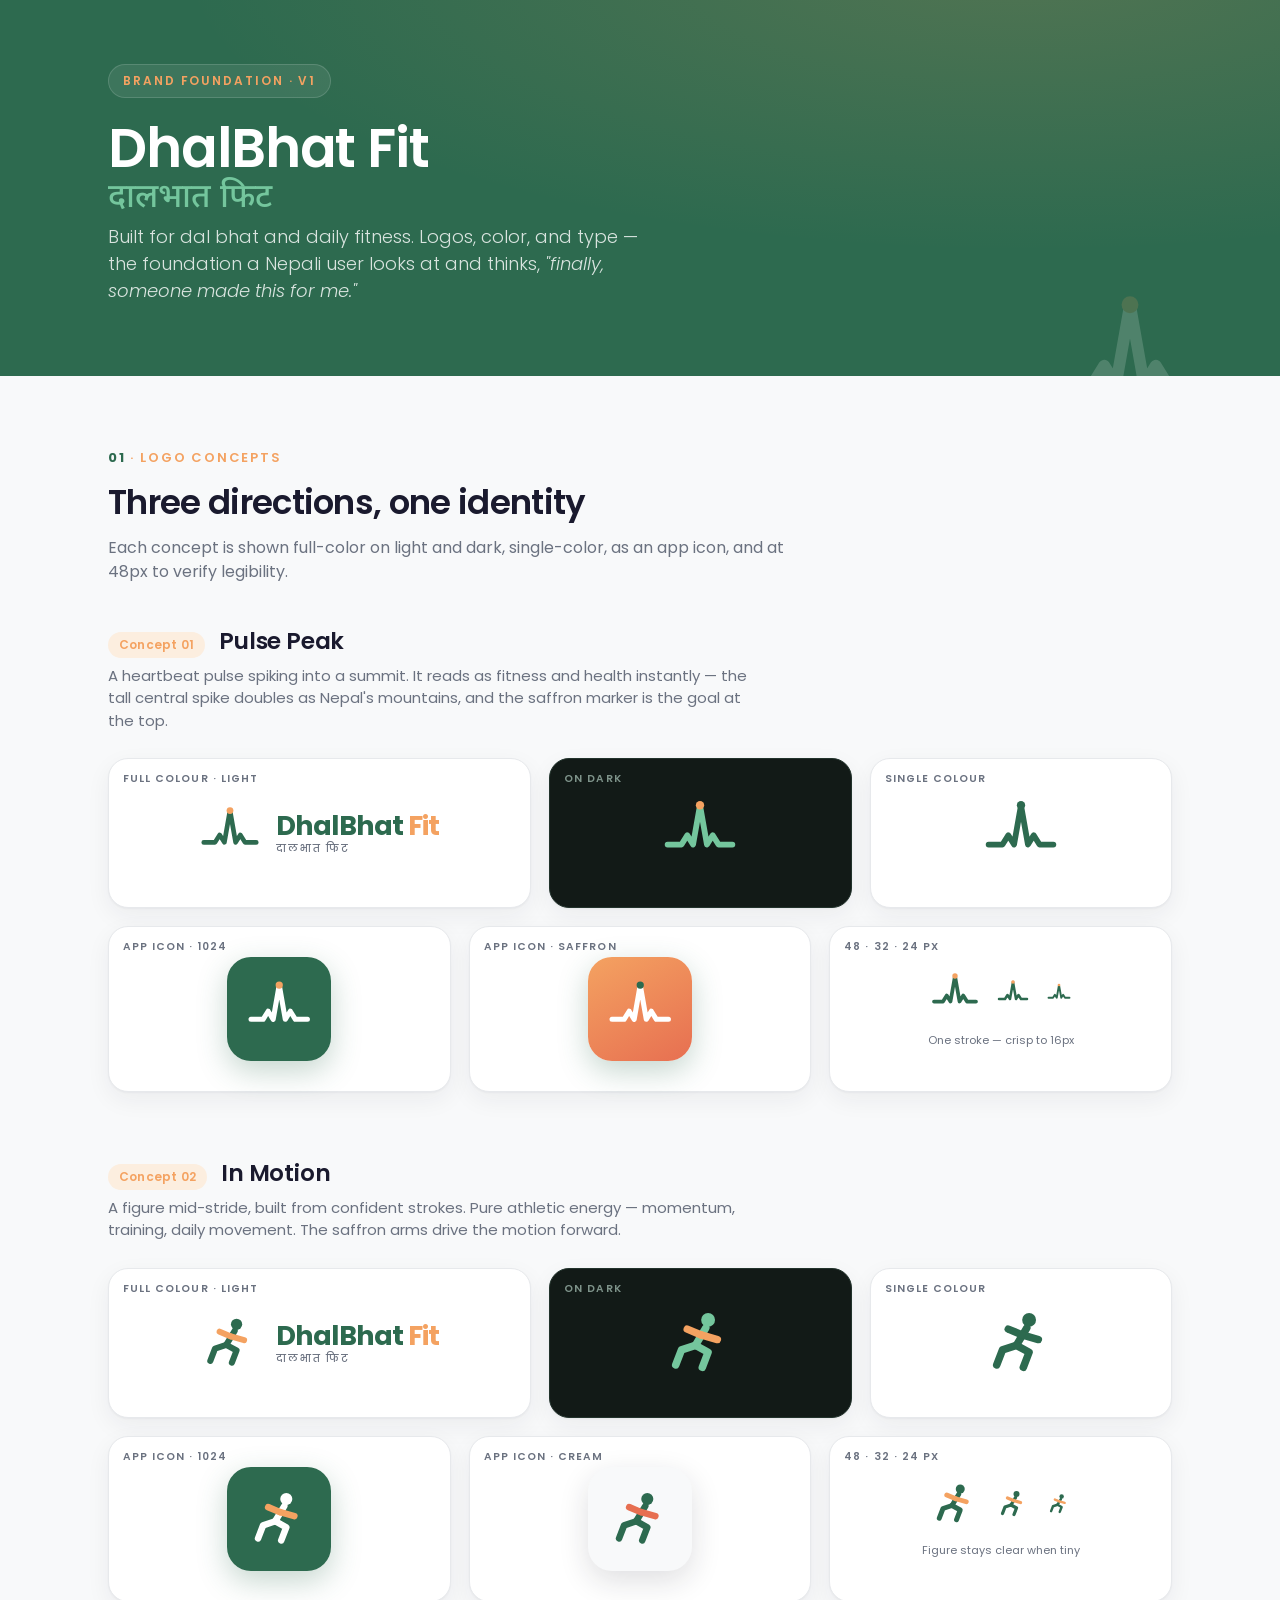
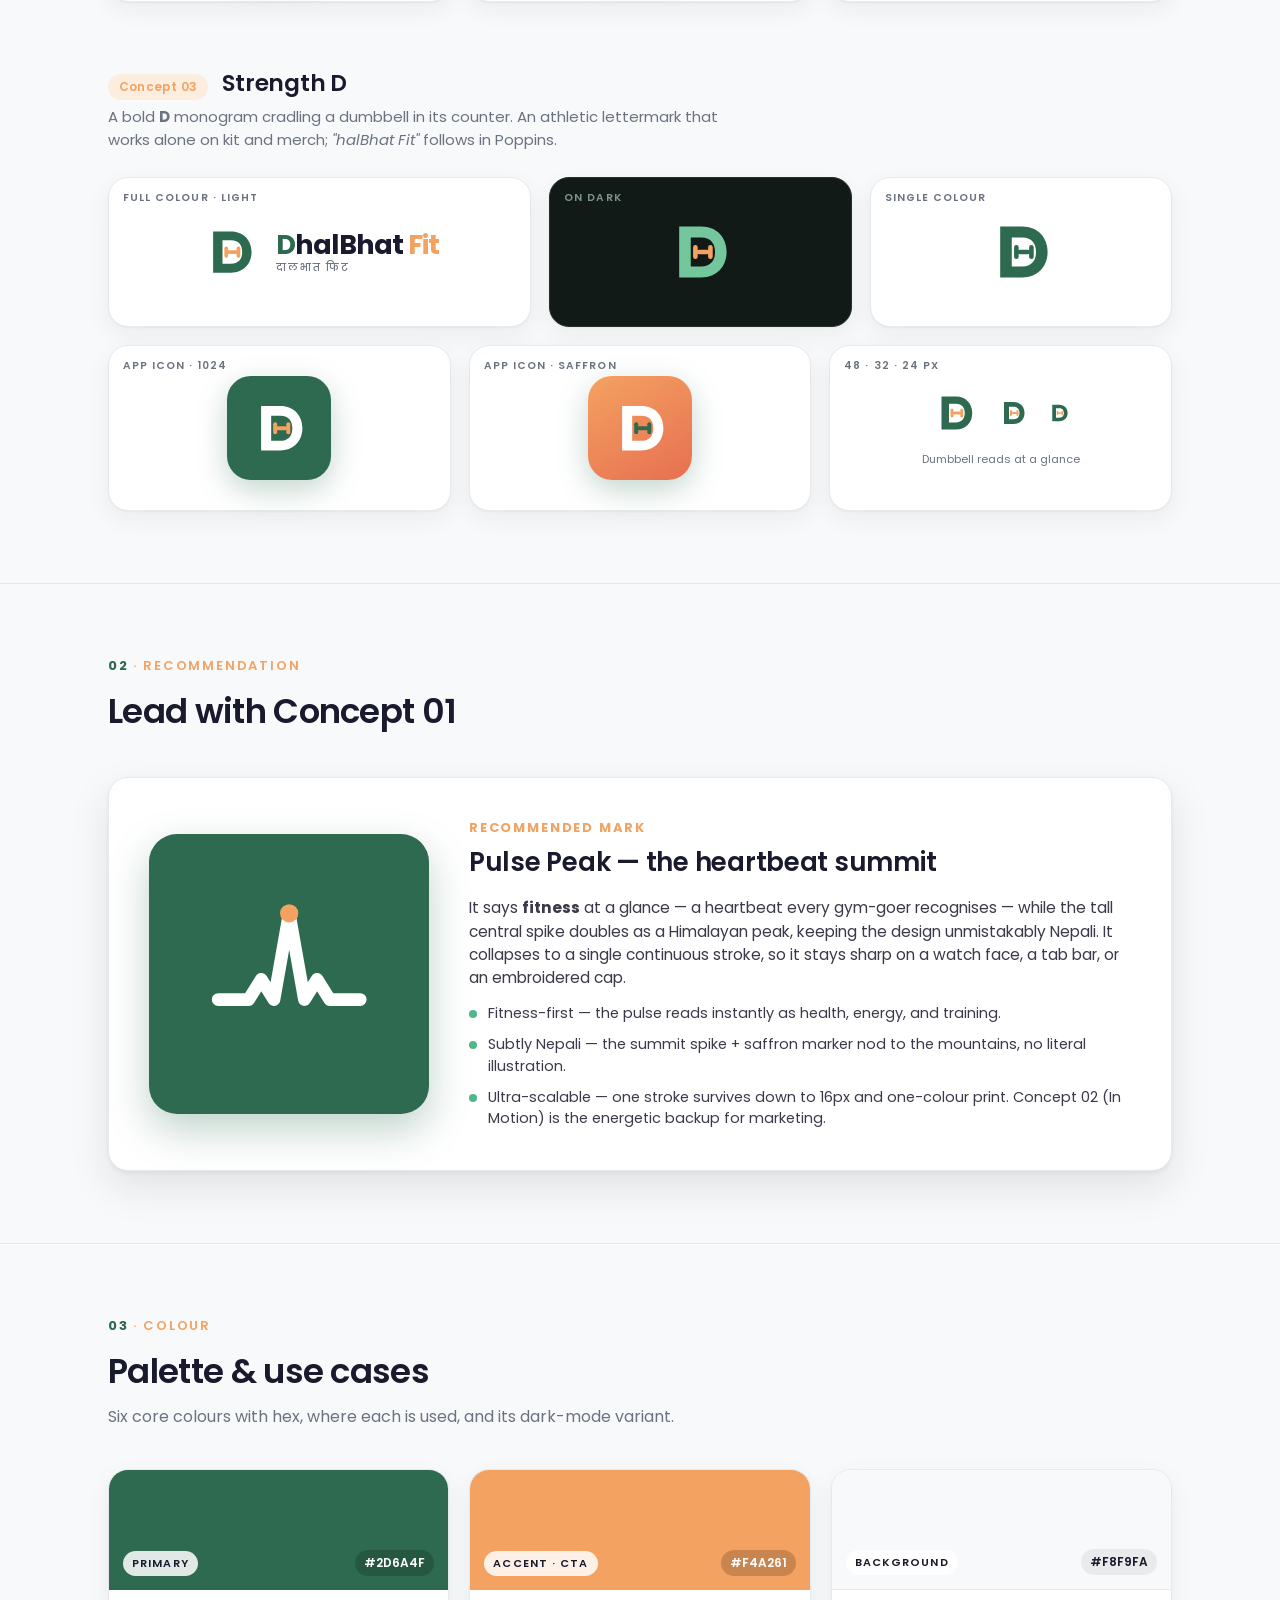
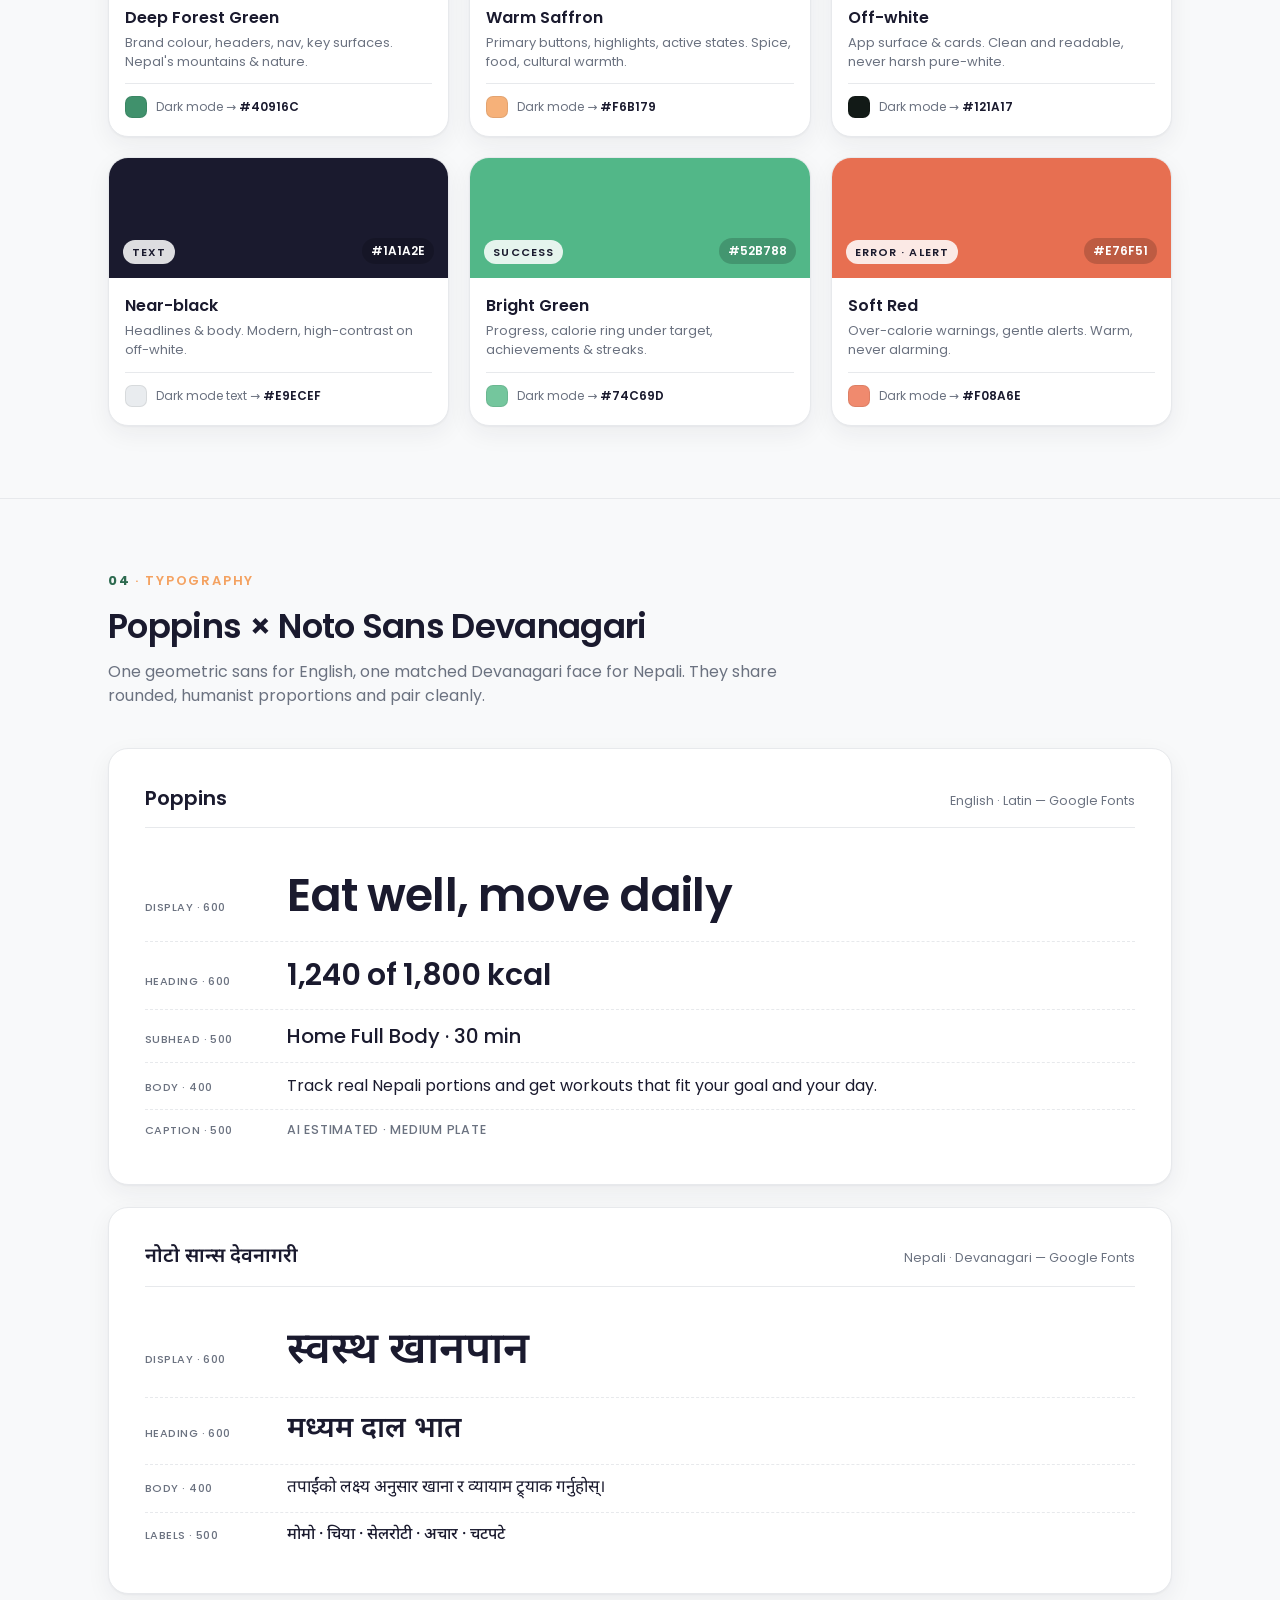
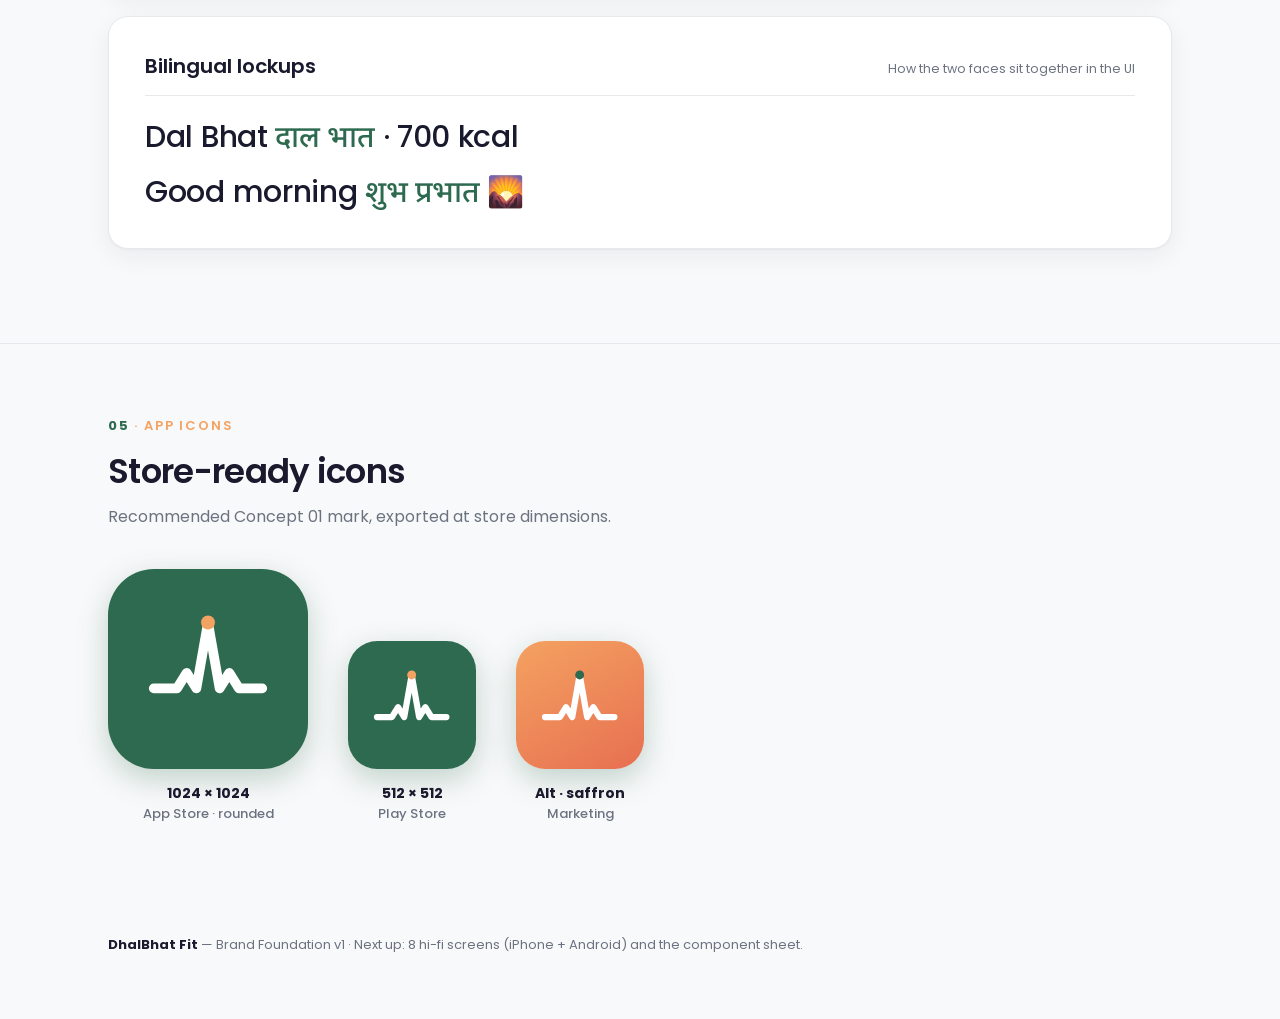
<file: Brand Assest/DhalBhat Fit/design_handoff_dhalbhat_fit/Brand Foundation.html>
<!DOCTYPE html>
<html lang="en">
<head>
<meta charset="UTF-8">
<meta name="viewport" content="width=device-width, initial-scale=1.0">
<title>DhalBhat Fit — Brand Foundation</title>
<link rel="preconnect" href="https://fonts.googleapis.com">
<link rel="preconnect" href="https://fonts.gstatic.com" crossorigin>
<link href="https://fonts.googleapis.com/css2?family=Poppins:wght@300;400;500;600;700&family=Noto+Sans+Devanagari:wght@400;500;600;700&display=swap" rel="stylesheet">
<style>
  :root{
    --green:#2D6A4F;
    --green-d:#40916C;
    --green-on-dark:#74C69D;
    --saffron:#F4A261;
    --saffron-d:#F6B179;
    --offwhite:#F8F9FA;
    --ink:#1A1A2E;
    --success:#52B788;
    --error:#E76F51;
    --paper-dark:#121A17;
    --line:#E7E9EC;
    --muted:#6B7280;
    --r-card:20px;
    --r-btn:12px;
    --shadow-soft:0 1px 2px rgba(26,26,46,.04), 0 8px 24px rgba(26,26,46,.06);
    --shadow-lift:0 2px 4px rgba(26,26,46,.05), 0 16px 40px rgba(26,26,46,.10);
  }
  *{box-sizing:border-box;}
  html{scroll-behavior:smooth;}
  body{
    margin:0;
    font-family:'Poppins',system-ui,sans-serif;
    background:var(--offwhite);
    color:var(--ink);
    -webkit-font-smoothing:antialiased;
    line-height:1.5;
  }
  .wrap{max-width:1120px;margin:0 auto;padding:0 28px;}

  /* ---------- Masthead ---------- */
  .masthead{
    background:
      radial-gradient(120% 140% at 80% -10%, rgba(244,162,97,.18), transparent 55%),
      var(--green);
    color:#fff;
    padding:64px 0 72px;
    position:relative;
    overflow:hidden;
  }
  .masthead .wrap{position:relative;z-index:2;}
  .kicker{
    display:inline-flex;align-items:center;gap:8px;
    font-size:12px;font-weight:600;letter-spacing:.16em;text-transform:uppercase;
    color:var(--saffron);
    background:rgba(255,255,255,.08);
    border:1px solid rgba(255,255,255,.14);
    padding:7px 14px;border-radius:999px;
  }
  .masthead h1{
    font-size:54px;font-weight:600;letter-spacing:-.02em;margin:22px 0 6px;line-height:1.04;
  }
  .masthead h1 .dev{font-family:'Noto Sans Devanagari',sans-serif;font-weight:500;font-size:.62em;display:block;color:var(--green-on-dark);letter-spacing:0;margin-top:6px;}
  .masthead p{font-size:18px;max-width:560px;color:rgba(255,255,255,.82);font-weight:300;margin:0;}
  .mast-logo{position:absolute;right:-40px;bottom:-60px;width:380px;opacity:.16;z-index:1;}

  /* ---------- Section scaffolding ---------- */
  section{padding:72px 0;border-bottom:1px solid var(--line);}
  .sec-head{margin-bottom:40px;max-width:680px;}
  .sec-num{font-size:13px;font-weight:600;letter-spacing:.14em;text-transform:uppercase;color:var(--saffron);}
  .sec-num b{color:var(--green);}
  .sec-head h2{font-size:34px;font-weight:600;letter-spacing:-.02em;margin:10px 0 8px;}
  .sec-head p{font-size:16px;color:var(--muted);margin:0;}

  /* ---------- Logo concept blocks ---------- */
  .concept{margin-bottom:64px;}
  .concept:last-child{margin-bottom:0;}
  .concept-head{display:flex;align-items:baseline;gap:14px;flex-wrap:wrap;margin-bottom:6px;}
  .concept-head .tag{font-size:12px;font-weight:600;color:var(--saffron);background:#FCEEDF;padding:4px 11px;border-radius:999px;letter-spacing:.02em;}
  .concept-head h3{font-size:23px;font-weight:600;margin:0;letter-spacing:-.01em;}
  .concept-desc{color:var(--muted);font-size:15px;max-width:640px;margin:0 0 26px;}

  .logo-grid{display:grid;grid-template-columns:1.4fr 1fr 1fr;gap:18px;}
  .logo-grid .row2{grid-column:1 / -1;display:grid;grid-template-columns:1fr 1fr 1fr;gap:18px;}
  .stage{
    background:#fff;border:1px solid var(--line);border-radius:var(--r-card);
    box-shadow:var(--shadow-soft);
    display:flex;flex-direction:column;align-items:center;justify-content:center;
    padding:30px 22px;min-height:150px;gap:14px;position:relative;
  }
  .stage .lbl{position:absolute;top:12px;left:14px;font-size:10.5px;font-weight:600;letter-spacing:.1em;text-transform:uppercase;color:var(--muted);}
  .stage.dark{background:var(--paper-dark);border-color:#22332c;}
  .stage.dark .lbl{color:#7E938A;}

  /* full lockup */
  .lockup{display:flex;align-items:center;gap:16px;}
  .lockup .mark{width:60px;height:60px;flex:0 0 auto;}
  .wordmark{display:flex;flex-direction:column;line-height:1;}
  .wordmark .wm{font-size:27px;font-weight:700;letter-spacing:-.035em;color:var(--ink);}
  .wordmark .wm .b{color:var(--green);}
  .wordmark .wm .s{color:var(--saffron);}
  .wordmark .sub{font-size:10px;font-weight:500;letter-spacing:.18em;text-transform:uppercase;color:var(--muted);margin-top:5px;}
  .stage.dark .wordmark .wm{color:#fff;}
  .stage.dark .wordmark .wm .b{color:var(--green-on-dark);}
  .stage.dark .wordmark .sub{color:#7E938A;}

  /* app icon */
  .appicon{border-radius:23%;display:flex;align-items:center;justify-content:center;box-shadow:0 10px 30px rgba(45,106,79,.28);}
  .appicon svg{width:62%;height:62%;}

  .small-row{display:flex;align-items:center;gap:18px;}
  .small-row .mark{width:48px;height:48px;}
  .small-row .mark.s32{width:32px;height:32px;}
  .small-row .mark.s24{width:24px;height:24px;}
  .micro-note{font-size:11px;color:var(--muted);}

  /* ---------- Recommended ---------- */
  .reco{
    background:#fff;border:1px solid var(--line);border-radius:var(--r-card);
    box-shadow:var(--shadow-lift);padding:40px;display:grid;grid-template-columns:280px 1fr;gap:40px;align-items:center;
  }
  .reco-mark{background:var(--green);border-radius:28px;aspect-ratio:1;display:flex;align-items:center;justify-content:center;box-shadow:0 16px 40px rgba(45,106,79,.3);}
  .reco-mark svg{width:58%;height:58%;}
  .reco h3{font-size:13px;letter-spacing:.14em;text-transform:uppercase;color:var(--saffron);margin:0 0 6px;}
  .reco h4{font-size:26px;font-weight:600;margin:0 0 14px;letter-spacing:-.01em;}
  .reco p{color:#3A3A4A;font-size:15.5px;margin:0 0 14px;}
  .reco ul{margin:0;padding-left:0;list-style:none;display:flex;flex-direction:column;gap:9px;}
  .reco li{display:flex;gap:11px;font-size:14.5px;color:#3A3A4A;align-items:flex-start;}
  .reco li::before{content:"";width:8px;height:8px;border-radius:50%;background:var(--success);margin-top:7px;flex:0 0 auto;}

  /* ---------- Colors ---------- */
  .color-grid{display:grid;grid-template-columns:repeat(3,1fr);gap:20px;}
  .swatch{border:1px solid var(--line);border-radius:var(--r-card);overflow:hidden;box-shadow:var(--shadow-soft);background:#fff;}
  .swatch .chip{height:120px;display:flex;align-items:flex-end;justify-content:space-between;padding:14px;}
  .swatch .chip .role{font-size:11px;font-weight:600;letter-spacing:.1em;text-transform:uppercase;padding:4px 9px;border-radius:999px;background:rgba(255,255,255,.85);color:var(--ink);}
  .swatch .chip .hex{font-size:12px;font-weight:600;font-family:'Poppins';color:#fff;background:rgba(0,0,0,.18);padding:4px 9px;border-radius:999px;}
  .swatch .body{padding:16px 16px 18px;}
  .swatch .name{font-size:16px;font-weight:600;margin:0 0 4px;}
  .swatch .use{font-size:13px;color:var(--muted);margin:0 0 12px;line-height:1.45;}
  .swatch .dark-row{display:flex;align-items:center;gap:9px;border-top:1px solid var(--line);padding-top:12px;}
  .swatch .dark-dot{width:22px;height:22px;border-radius:7px;flex:0 0 auto;border:1px solid rgba(0,0,0,.08);}
  .swatch .dark-row span{font-size:12px;color:var(--muted);}
  .swatch .dark-row b{color:var(--ink);font-weight:600;font-size:12px;}

  /* ---------- Type ---------- */
  .type-card{background:#fff;border:1px solid var(--line);border-radius:var(--r-card);box-shadow:var(--shadow-soft);padding:34px 36px;margin-bottom:22px;}
  .type-card .meta{display:flex;align-items:baseline;justify-content:space-between;border-bottom:1px solid var(--line);padding-bottom:14px;margin-bottom:22px;flex-wrap:wrap;gap:8px;}
  .type-card .meta h3{font-size:20px;font-weight:600;margin:0;}
  .type-card .meta .src{font-size:12.5px;color:var(--muted);}
  .specimen-row{display:flex;align-items:baseline;gap:22px;padding:11px 0;border-bottom:1px dashed var(--line);}
  .specimen-row:last-child{border-bottom:none;}
  .specimen-row .w{font-size:11px;color:var(--muted);width:120px;flex:0 0 auto;letter-spacing:.04em;text-transform:uppercase;font-weight:500;}
  .dev{font-family:'Noto Sans Devanagari',sans-serif;}
  .pair-line{font-size:30px;font-weight:500;letter-spacing:-.01em;line-height:1.3;}
  .pair-line .dev{color:var(--green);}

  /* ---------- Store icons ---------- */
  .store-grid{display:flex;gap:40px;flex-wrap:wrap;align-items:flex-end;}
  .store-item{display:flex;flex-direction:column;align-items:center;gap:14px;}
  .store-item .cap{font-size:13px;color:var(--muted);font-weight:500;text-align:center;}
  .store-item .cap b{color:var(--ink);display:block;font-size:14px;}
  .store-1024{width:200px;height:200px;}
  .store-512{width:128px;height:128px;}
  .store-grid .appicon{background:var(--green);}

  footer{padding:40px 0 64px;color:var(--muted);font-size:13px;}
  footer b{color:var(--ink);}

  @media(max-width:860px){
    .logo-grid{grid-template-columns:1fr 1fr;}
    .logo-grid .lockup-stage{grid-column:1 / -1;}
    .reco{grid-template-columns:1fr;text-align:left;}
    .reco-mark{max-width:200px;}
    .color-grid{grid-template-columns:1fr 1fr;}
    .masthead h1{font-size:40px;}
  }
</style>
</head>
<body>

<!-- ===================== SVG SYMBOL LIBRARY ===================== -->
<svg width="0" height="0" style="position:absolute" aria-hidden="true">
  <defs>
    <!-- Concept 1 — Pulse Peak (heartbeat spiking into a summit) -->
    <symbol id="mark-bowl" viewBox="0 0 64 64">
      <path d="M4 42 H16 L21 34 L26 42 L32 8 L38 42 L43 34 L48 42 H60" fill="none" stroke="var(--m1,#2D6A4F)" stroke-width="5" stroke-linecap="round" stroke-linejoin="round"/>
      <circle cx="32" cy="8" r="3.6" fill="var(--m2,#F4A261)"/>
    </symbol>

    <!-- Concept 2 — In Motion (athletic figure mid-stride) -->
    <symbol id="mark-mtn" viewBox="0 0 64 64">
      <circle cx="39" cy="12" r="6" fill="var(--m1,#2D6A4F)"/>
      <path d="M37 19 L28 34" fill="none" stroke="var(--m1,#2D6A4F)" stroke-width="6.5" stroke-linecap="round"/>
      <path d="M28 34 L39 40 L34 53" fill="none" stroke="var(--m1,#2D6A4F)" stroke-width="6.5" stroke-linecap="round" stroke-linejoin="round"/>
      <path d="M28 34 L16 38 L11 51" fill="none" stroke="var(--m1,#2D6A4F)" stroke-width="6.5" stroke-linecap="round" stroke-linejoin="round"/>
      <path d="M33 25 L47 29" fill="none" stroke="var(--m2,#F4A261)" stroke-width="6.5" stroke-linecap="round"/>
      <path d="M33 25 L21 20" fill="none" stroke="var(--m2,#F4A261)" stroke-width="6.5" stroke-linecap="round"/>
    </symbol>

    <!-- Concept 3 — Strength D (monogram cradling a dumbbell) -->
    <symbol id="mark-d" viewBox="0 0 64 64">
      <path fill-rule="evenodd" clip-rule="evenodd"
        d="M14 10 L 33 10 C 47 10 55 20 55 32 C 55 44 47 54 33 54 L 14 54 Z
           M24 19.5 L 33 19.5 C 42 19.5 45 25.5 45 32 C 45 38.5 42 44.5 33 44.5 L 24 44.5 Z"
        fill="var(--m1,#2D6A4F)"/>
      <g fill="var(--m2,#F4A261)">
        <rect x="29" y="30" width="11" height="4" rx="2"/>
        <rect x="26" y="26" width="4" height="12" rx="2"/>
        <rect x="39" y="26" width="4" height="12" rx="2"/>
      </g>
    </symbol>
  </defs>
</svg>

<!-- ===================== MASTHEAD ===================== -->
<header class="masthead">
  <svg class="mast-logo" style="--m1:#fff;--m2:#F4A261"><use href="#mark-bowl"/></svg>
  <div class="wrap">
    <span class="kicker">Brand Foundation · v1</span>
    <h1>DhalBhat&nbsp;Fit
      <span class="dev">दालभात फिट</span>
    </h1>
    <p>Built for dal bhat and daily fitness. Logos, color, and type — the foundation a Nepali user looks at and thinks, <em>"finally, someone made this for me."</em></p>
  </div>
</header>

<!-- ===================== 1 · LOGOS ===================== -->
<section id="logos">
  <div class="wrap">
    <div class="sec-head">
      <div class="sec-num"><b>01</b> · Logo concepts</div>
      <h2>Three directions, one identity</h2>
      <p>Each concept is shown full-color on light and dark, single-color, as an app icon, and at 48px to verify legibility.</p>
    </div>

    <!-- Concept 1 -->
    <div class="concept">
      <div class="concept-head">
        <span class="tag">Concept 01</span>
        <h3>Pulse Peak</h3>
      </div>
      <p class="concept-desc">A heartbeat pulse spiking into a summit. It reads as fitness and health instantly — the tall central spike doubles as Nepal's mountains, and the saffron marker is the goal at the top.</p>
      <div class="logo-grid">
        <div class="stage lockup-stage" style="--m1:#2D6A4F;--m2:#F4A261">
          <span class="lbl">Full colour · light</span>
          <div class="lockup">
            <svg class="mark"><use href="#mark-bowl"/></svg>
            <div class="wordmark"><div class="wm"><span class="b">DhalBhat</span> <span class="s">Fit</span></div><div class="sub">दालभात फिट</div></div>
          </div>
        </div>
        <div class="stage dark" style="--m1:#74C69D;--m2:#F4A261">
          <span class="lbl">On dark</span>
          <svg class="mark" style="width:74px;height:74px"><use href="#mark-bowl"/></svg>
        </div>
        <div class="stage" style="--m1:#2D6A4F;--m2:#2D6A4F">
          <span class="lbl">Single colour</span>
          <svg class="mark" style="width:74px;height:74px"><use href="#mark-bowl"/></svg>
        </div>
        <div class="row2">
          <div class="stage">
            <span class="lbl">App icon · 1024</span>
            <div class="appicon" style="width:104px;height:104px;background:var(--green);--m1:#fff;--m2:#F4A261">
              <svg><use href="#mark-bowl"/></svg>
            </div>
          </div>
          <div class="stage">
            <span class="lbl">App icon · saffron</span>
            <div class="appicon" style="width:104px;height:104px;background:linear-gradient(150deg,#F4A261,#E76F51);--m1:#fff;--m2:#2D6A4F">
              <svg><use href="#mark-bowl"/></svg>
            </div>
          </div>
          <div class="stage" style="--m1:#2D6A4F;--m2:#F4A261">
            <span class="lbl">48 · 32 · 24 px</span>
            <div class="small-row">
              <svg class="mark"><use href="#mark-bowl"/></svg>
              <svg class="mark s32"><use href="#mark-bowl"/></svg>
              <svg class="mark s24"><use href="#mark-bowl"/></svg>
            </div>
            <span class="micro-note">One stroke — crisp to 16px</span>
          </div>
        </div>
      </div>
    </div>

    <!-- Concept 2 -->
    <div class="concept">
      <div class="concept-head">
        <span class="tag">Concept 02</span>
        <h3>In Motion</h3>
      </div>
      <p class="concept-desc">A figure mid-stride, built from confident strokes. Pure athletic energy — momentum, training, daily movement. The saffron arms drive the motion forward.</p>
      <div class="logo-grid">
        <div class="stage lockup-stage" style="--m1:#2D6A4F;--m2:#F4A261">
          <span class="lbl">Full colour · light</span>
          <div class="lockup">
            <svg class="mark"><use href="#mark-mtn"/></svg>
            <div class="wordmark"><div class="wm"><span class="b">DhalBhat</span> <span class="s">Fit</span></div><div class="sub">दालभात फिट</div></div>
          </div>
        </div>
        <div class="stage dark" style="--m1:#74C69D;--m2:#F4A261">
          <span class="lbl">On dark</span>
          <svg class="mark" style="width:74px;height:74px"><use href="#mark-mtn"/></svg>
        </div>
        <div class="stage" style="--m1:#2D6A4F;--m2:#2D6A4F">
          <span class="lbl">Single colour</span>
          <svg class="mark" style="width:74px;height:74px"><use href="#mark-mtn"/></svg>
        </div>
        <div class="row2">
          <div class="stage">
            <span class="lbl">App icon · 1024</span>
            <div class="appicon" style="width:104px;height:104px;background:var(--green);--m1:#fff;--m2:#F4A261">
              <svg><use href="#mark-mtn"/></svg>
            </div>
          </div>
          <div class="stage">
            <span class="lbl">App icon · cream</span>
            <div class="appicon" style="width:104px;height:104px;background:#F8F9FA;box-shadow:0 10px 30px rgba(26,26,46,.14);--m1:#2D6A4F;--m2:#E76F51">
              <svg><use href="#mark-mtn"/></svg>
            </div>
          </div>
          <div class="stage" style="--m1:#2D6A4F;--m2:#F4A261">
            <span class="lbl">48 · 32 · 24 px</span>
            <div class="small-row">
              <svg class="mark"><use href="#mark-mtn"/></svg>
              <svg class="mark s32"><use href="#mark-mtn"/></svg>
              <svg class="mark s24"><use href="#mark-mtn"/></svg>
            </div>
            <span class="micro-note">Figure stays clear when tiny</span>
          </div>
        </div>
      </div>
    </div>

    <!-- Concept 3 -->
    <div class="concept">
      <div class="concept-head">
        <span class="tag">Concept 03</span>
        <h3>Strength D</h3>
      </div>
      <p class="concept-desc">A bold <b>D</b> monogram cradling a dumbbell in its counter. An athletic lettermark that works alone on kit and merch; <em>"halBhat Fit"</em> follows in Poppins.</p>
      <div class="logo-grid">
        <div class="stage lockup-stage" style="--m1:#2D6A4F;--m2:#F4A261">
          <span class="lbl">Full colour · light</span>
          <div class="lockup">
            <svg class="mark"><use href="#mark-d"/></svg>
            <div class="wordmark"><div class="wm"><span class="b">D</span>halBhat <span class="s">Fit</span></div><div class="sub">दालभात फिट</div></div>
          </div>
        </div>
        <div class="stage dark" style="--m1:#74C69D;--m2:#F4A261">
          <span class="lbl">On dark</span>
          <svg class="mark" style="width:74px;height:74px"><use href="#mark-d"/></svg>
        </div>
        <div class="stage" style="--m1:#2D6A4F;--m2:#2D6A4F">
          <span class="lbl">Single colour</span>
          <svg class="mark" style="width:74px;height:74px"><use href="#mark-d"/></svg>
        </div>
        <div class="row2">
          <div class="stage">
            <span class="lbl">App icon · 1024</span>
            <div class="appicon" style="width:104px;height:104px;background:var(--green);--m1:#fff;--m2:#F4A261">
              <svg><use href="#mark-d"/></svg>
            </div>
          </div>
          <div class="stage">
            <span class="lbl">App icon · saffron</span>
            <div class="appicon" style="width:104px;height:104px;background:linear-gradient(150deg,#F4A261,#E76F51);--m1:#fff;--m2:#2D6A4F">
              <svg><use href="#mark-d"/></svg>
            </div>
          </div>
          <div class="stage" style="--m1:#2D6A4F;--m2:#F4A261">
            <span class="lbl">48 · 32 · 24 px</span>
            <div class="small-row">
              <svg class="mark"><use href="#mark-d"/></svg>
              <svg class="mark s32"><use href="#mark-d"/></svg>
              <svg class="mark s24"><use href="#mark-d"/></svg>
            </div>
            <span class="micro-note">Dumbbell reads at a glance</span>
          </div>
        </div>
      </div>
    </div>
  </div>
</section>

<!-- ===================== 2 · RECOMMENDED ===================== -->
<section id="recommended">
  <div class="wrap">
    <div class="sec-head">
      <div class="sec-num"><b>02</b> · Recommendation</div>
      <h2>Lead with Concept 01</h2>
    </div>
    <div class="reco">
      <div class="reco-mark" style="--m1:#fff;--m2:#F4A261">
        <svg><use href="#mark-bowl"/></svg>
      </div>
      <div>
        <h3>Recommended mark</h3>
        <h4>Pulse Peak — the heartbeat summit</h4>
        <p>It says <b>fitness</b> at a glance — a heartbeat every gym-goer recognises — while the tall central spike doubles as a Himalayan peak, keeping the design unmistakably Nepali. It collapses to a single continuous stroke, so it stays sharp on a watch face, a tab bar, or an embroidered cap.</p>
        <ul>
          <li>Fitness-first — the pulse reads instantly as health, energy, and training.</li>
          <li>Subtly Nepali — the summit spike + saffron marker nod to the mountains, no literal illustration.</li>
          <li>Ultra-scalable — one stroke survives down to 16px and one-colour print. Concept&nbsp;02 (In Motion) is the energetic backup for marketing.</li>
        </ul>
      </div>
    </div>
  </div>
</section>

<!-- ===================== 3 · COLOR ===================== -->
<section id="colors">
  <div class="wrap">
    <div class="sec-head">
      <div class="sec-num"><b>03</b> · Colour</div>
      <h2>Palette &amp; use cases</h2>
      <p>Six core colours with hex, where each is used, and its dark-mode variant.</p>
    </div>
    <div class="color-grid">

      <div class="swatch">
        <div class="chip" style="background:#2D6A4F"><span class="role">Primary</span><span class="hex">#2D6A4F</span></div>
        <div class="body">
          <p class="name">Deep Forest Green</p>
          <p class="use">Brand colour, headers, nav, key surfaces. Nepal's mountains &amp; nature.</p>
          <div class="dark-row"><span class="dark-dot" style="background:#40916C"></span><span>Dark mode → <b>#40916C</b></span></div>
        </div>
      </div>

      <div class="swatch">
        <div class="chip" style="background:#F4A261"><span class="role">Accent · CTA</span><span class="hex">#F4A261</span></div>
        <div class="body">
          <p class="name">Warm Saffron</p>
          <p class="use">Primary buttons, highlights, active states. Spice, food, cultural warmth.</p>
          <div class="dark-row"><span class="dark-dot" style="background:#F6B179"></span><span>Dark mode → <b>#F6B179</b></span></div>
        </div>
      </div>

      <div class="swatch">
        <div class="chip" style="background:#F8F9FA;border-bottom:1px solid var(--line)"><span class="role">Background</span><span class="hex" style="color:#1A1A2E;background:rgba(0,0,0,.06)">#F8F9FA</span></div>
        <div class="body">
          <p class="name">Off-white</p>
          <p class="use">App surface &amp; cards. Clean and readable, never harsh pure-white.</p>
          <div class="dark-row"><span class="dark-dot" style="background:#121A17"></span><span>Dark mode → <b>#121A17</b></span></div>
        </div>
      </div>

      <div class="swatch">
        <div class="chip" style="background:#1A1A2E"><span class="role">Text</span><span class="hex">#1A1A2E</span></div>
        <div class="body">
          <p class="name">Near-black</p>
          <p class="use">Headlines &amp; body. Modern, high-contrast on off-white.</p>
          <div class="dark-row"><span class="dark-dot" style="background:#E9ECEF"></span><span>Dark mode text → <b>#E9ECEF</b></span></div>
        </div>
      </div>

      <div class="swatch">
        <div class="chip" style="background:#52B788"><span class="role">Success</span><span class="hex">#52B788</span></div>
        <div class="body">
          <p class="name">Bright Green</p>
          <p class="use">Progress, calorie ring under target, achievements &amp; streaks.</p>
          <div class="dark-row"><span class="dark-dot" style="background:#74C69D"></span><span>Dark mode → <b>#74C69D</b></span></div>
        </div>
      </div>

      <div class="swatch">
        <div class="chip" style="background:#E76F51"><span class="role">Error · Alert</span><span class="hex">#E76F51</span></div>
        <div class="body">
          <p class="name">Soft Red</p>
          <p class="use">Over-calorie warnings, gentle alerts. Warm, never alarming.</p>
          <div class="dark-row"><span class="dark-dot" style="background:#F08A6E"></span><span>Dark mode → <b>#F08A6E</b></span></div>
        </div>
      </div>

    </div>
  </div>
</section>

<!-- ===================== 4 · TYPE ===================== -->
<section id="type">
  <div class="wrap">
    <div class="sec-head">
      <div class="sec-num"><b>04</b> · Typography</div>
      <h2>Poppins × Noto Sans Devanagari</h2>
      <p>One geometric sans for English, one matched Devanagari face for Nepali. They share rounded, humanist proportions and pair cleanly.</p>
    </div>

    <div class="type-card">
      <div class="meta"><h3>Poppins</h3><span class="src">English · Latin — Google Fonts</span></div>
      <div class="specimen-row"><span class="w">Display · 600</span><span style="font-size:46px;font-weight:600;letter-spacing:-.02em">Eat well, move daily</span></div>
      <div class="specimen-row"><span class="w">Heading · 600</span><span style="font-size:30px;font-weight:600;letter-spacing:-.01em">1,240 of 1,800 kcal</span></div>
      <div class="specimen-row"><span class="w">Subhead · 500</span><span style="font-size:20px;font-weight:500">Home Full Body · 30 min</span></div>
      <div class="specimen-row"><span class="w">Body · 400</span><span style="font-size:16px;font-weight:400">Track real Nepali portions and get workouts that fit your goal and your day.</span></div>
      <div class="specimen-row"><span class="w">Caption · 500</span><span style="font-size:12.5px;font-weight:500;letter-spacing:.06em;text-transform:uppercase;color:var(--muted)">AI estimated · medium plate</span></div>
    </div>

    <div class="type-card">
      <div class="meta"><h3 class="dev">नोटो सान्स देवनागरी</h3><span class="src">Nepali · Devanagari — Google Fonts</span></div>
      <div class="specimen-row"><span class="w">Display · 600</span><span class="dev" style="font-size:44px;font-weight:600">स्वस्थ खानपान</span></div>
      <div class="specimen-row"><span class="w">Heading · 600</span><span class="dev" style="font-size:29px;font-weight:600">मध्यम दाल भात</span></div>
      <div class="specimen-row"><span class="w">Body · 400</span><span class="dev" style="font-size:17px;font-weight:400">तपाईंको लक्ष्य अनुसार खाना र व्यायाम ट्र्याक गर्नुहोस्।</span></div>
      <div class="specimen-row"><span class="w">Labels · 500</span><span class="dev" style="font-size:16px;font-weight:500">मोमो · चिया · सेलरोटी · अचार · चटपटे</span></div>
    </div>

    <div class="type-card">
      <div class="meta"><h3>Bilingual lockups</h3><span class="src">How the two faces sit together in the UI</span></div>
      <div class="pair-line">Dal Bhat <span class="dev">दाल भात</span> · 700 kcal</div>
      <div class="pair-line" style="margin-top:14px">Good morning <span class="dev">शुभ प्रभात</span> 🌄</div>
    </div>
  </div>
</section>

<!-- ===================== 5 · STORE ICONS ===================== -->
<section id="store" style="border-bottom:none">
  <div class="wrap">
    <div class="sec-head">
      <div class="sec-num"><b>05</b> · App icons</div>
      <h2>Store-ready icons</h2>
      <p>Recommended Concept 01 mark, exported at store dimensions.</p>
    </div>
    <div class="store-grid">
      <div class="store-item">
        <div class="appicon store-1024" style="--m1:#fff;--m2:#F4A261"><svg><use href="#mark-bowl"/></svg></div>
        <div class="cap"><b>1024 × 1024</b>App Store · rounded</div>
      </div>
      <div class="store-item">
        <div class="appicon store-512" style="--m1:#fff;--m2:#F4A261"><svg><use href="#mark-bowl"/></svg></div>
        <div class="cap"><b>512 × 512</b>Play Store</div>
      </div>
      <div class="store-item">
        <div class="appicon store-512" style="background:linear-gradient(150deg,#F4A261,#E76F51)!important;--m1:#fff;--m2:#2D6A4F"><svg><use href="#mark-bowl"/></svg></div>
        <div class="cap"><b>Alt · saffron</b>Marketing</div>
      </div>
    </div>
  </div>
</section>

<footer>
  <div class="wrap">
    <b>DhalBhat Fit</b> — Brand Foundation v1 · Next up: 8 hi-fi screens (iPhone + Android) and the component sheet.
  </div>
</footer>

</body>
</html>
</file>
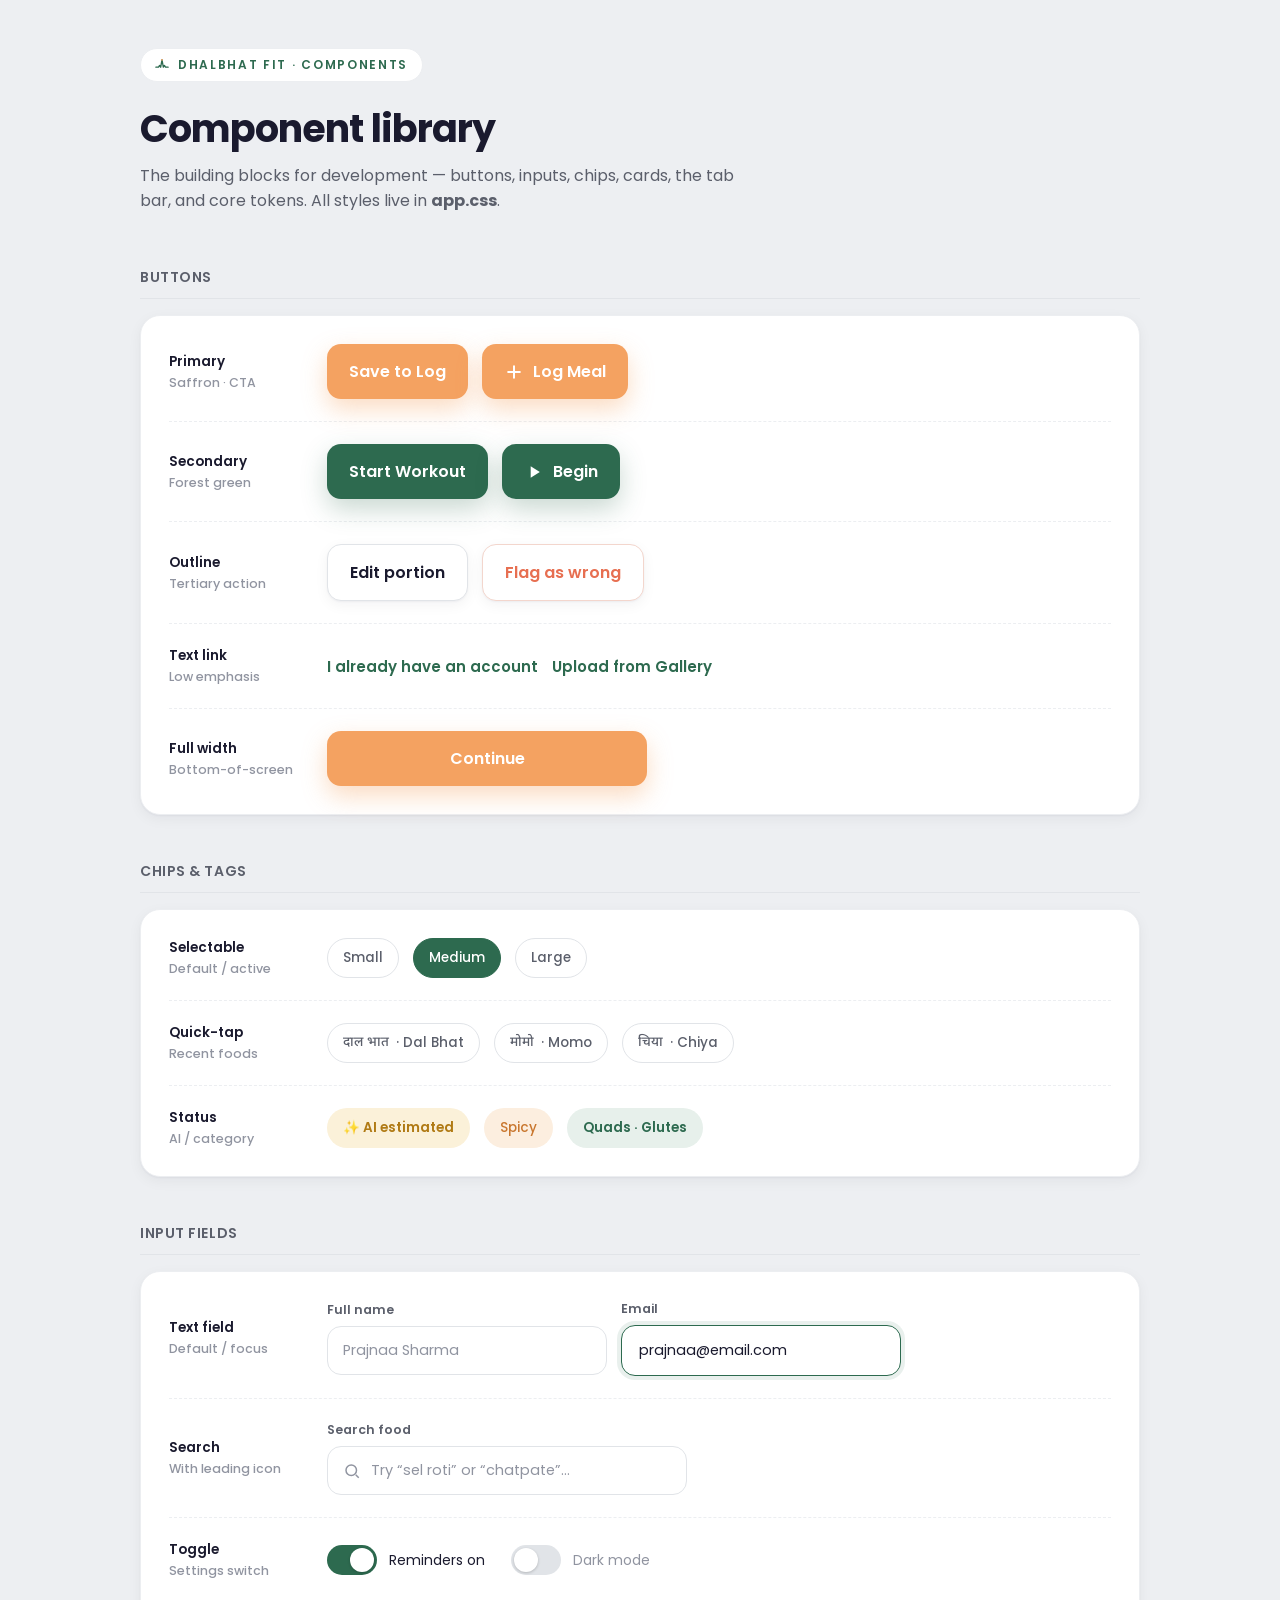
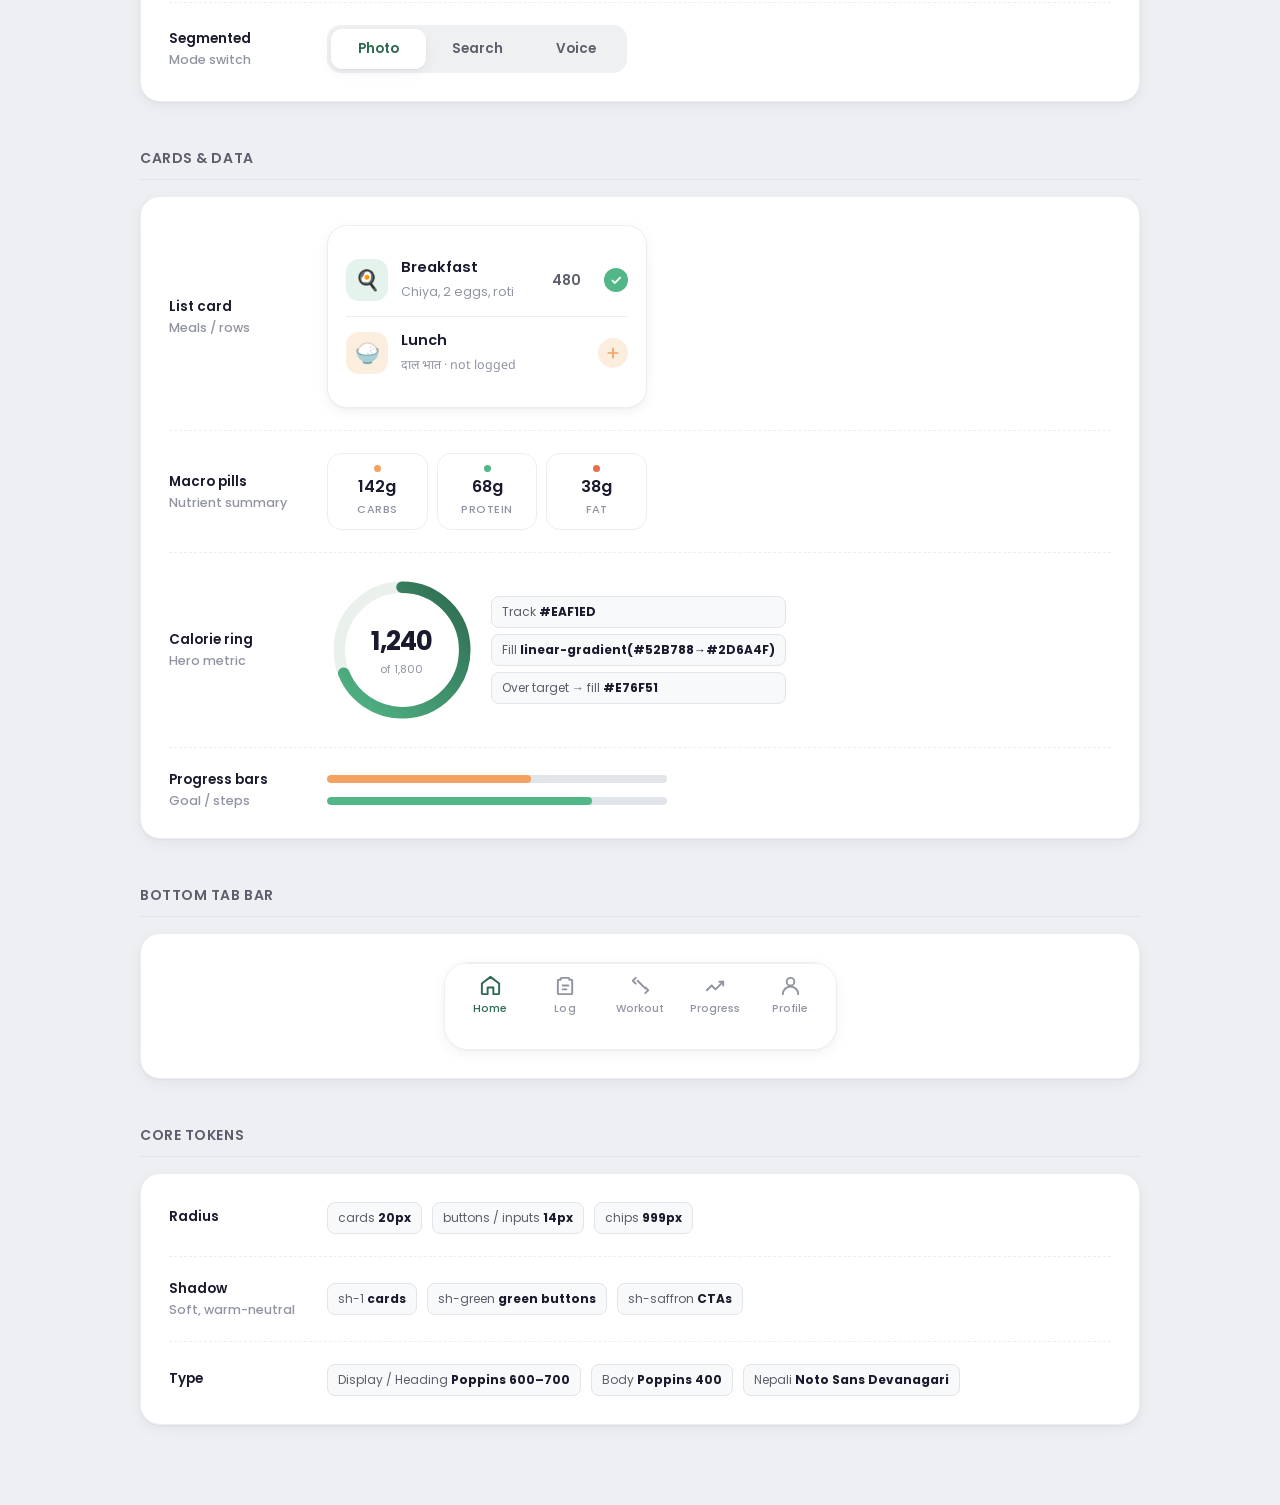
<file: Brand Assest/DhalBhat Fit/design_handoff_dhalbhat_fit/Components.html>
<!DOCTYPE html>
<html lang="en">
<head>
<meta charset="UTF-8">
<meta name="viewport" content="width=device-width, initial-scale=1.0">
<title>DhalBhat Fit — Components</title>
<link rel="preconnect" href="https://fonts.googleapis.com">
<link rel="preconnect" href="https://fonts.gstatic.com" crossorigin>
<link href="https://fonts.googleapis.com/css2?family=Poppins:wght@300;400;500;600;700&family=Noto+Sans+Devanagari:wght@400;500;600;700&display=swap" rel="stylesheet">
<link rel="stylesheet" href="app.css">
<style>
  .doc{max-width:1080px;margin:0 auto;padding:0 40px 80px;}
  .doc-head{padding:48px 0 8px;}
  .doc-head .kick{display:inline-flex;align-items:center;gap:9px;font-size:12px;font-weight:600;letter-spacing:.14em;text-transform:uppercase;color:var(--green);background:#fff;border:1px solid var(--line);padding:7px 14px;border-radius:999px;}
  .doc-head h1{font-size:38px;font-weight:700;letter-spacing:-.025em;margin:18px 0 6px;}
  .doc-head p{font-size:16px;color:var(--ink-2);margin:0;max-width:620px;}
  .group{margin-top:46px;}
  .group > h2{font-size:14px;font-weight:600;letter-spacing:.04em;color:var(--ink-2);text-transform:uppercase;margin:0 0 16px;padding-bottom:10px;border-bottom:1px solid var(--line-2);}
  .panel{background:#fff;border:1px solid var(--line);border-radius:var(--r-card);box-shadow:var(--sh-1);padding:28px;}
  .specrow{display:flex;align-items:center;gap:18px;flex-wrap:wrap;}
  .specrow + .specrow{margin-top:22px;padding-top:22px;border-top:1px dashed var(--line);}
  .speclabel{width:140px;flex:0 0 auto;font-size:12.5px;color:var(--ink-3);font-weight:500;}
  .speclabel b{display:block;color:var(--ink);font-size:13.5px;font-weight:600;margin-bottom:2px;}
  .demos{display:flex;align-items:center;gap:14px;flex-wrap:wrap;flex:1;}
  /* inputs */
  .field{display:flex;flex-direction:column;gap:7px;width:280px;}
  .field label{font-size:12.5px;font-weight:600;color:var(--ink-2);}
  .input{display:flex;align-items:center;gap:10px;background:#fff;border:1.5px solid var(--line-2);border-radius:14px;padding:13px 15px;font-size:14.5px;color:var(--ink);}
  .input.focus{border-color:var(--green);box-shadow:0 0 0 4px rgba(45,106,79,.1);}
  .input svg{width:18px;height:18px;color:var(--ink-3);}
  .input input{border:none;outline:none;font-family:var(--font);font-size:14.5px;width:100%;background:transparent;color:var(--ink);}
  .input .ph{color:var(--ink-3);}
  .toggle{width:50px;height:30px;border-radius:999px;background:var(--green);position:relative;flex:0 0 auto;}
  .toggle::after{content:"";position:absolute;width:24px;height:24px;border-radius:50%;background:#fff;top:3px;right:3px;box-shadow:0 1px 3px rgba(0,0,0,.2);}
  .toggle.off{background:var(--line-2);}
  .toggle.off::after{right:auto;left:3px;}
  .tokens{display:flex;gap:10px;flex-wrap:wrap;}
  .tok{font-family:'Poppins';font-size:12px;color:var(--ink-2);background:var(--bg);border:1px solid var(--line-2);border-radius:8px;padding:6px 10px;}
  .tok b{color:var(--ink);}
  .navbar-demo{width:393px;border:1px solid var(--line);border-radius:24px;overflow:hidden;box-shadow:var(--sh-1);}
  .navbar-demo .bottomnav{position:static;border-radius:0;}
</style>
</head>
<body style="background:#EDEFF2;font-family:var(--font);color:var(--ink);-webkit-font-smoothing:antialiased;margin:0">

<svg width="0" height="0" style="position:absolute" aria-hidden="true"><defs>
  <symbol id="pulse" viewBox="0 0 64 64">
    <path d="M4 42 H16 L21 34 L26 42 L32 8 L38 42 L43 34 L48 42 H60" fill="none" stroke="#2D6A4F" stroke-width="6" stroke-linecap="round" stroke-linejoin="round"/>
    <circle cx="32" cy="8" r="4" fill="#F4A261"/>
  </symbol>
</defs></svg>

<div class="doc">
  <div class="doc-head">
    <span class="kick"><svg width="14" height="14"><use href="#pulse"/></svg> DhalBhat Fit · Components</span>
    <h1>Component library</h1>
    <p>The building blocks for development — buttons, inputs, chips, cards, the tab bar, and core tokens. All styles live in <b>app.css</b>.</p>
  </div>

  <!-- BUTTONS -->
  <div class="group">
    <h2>Buttons</h2>
    <div class="panel">
      <div class="specrow"><div class="speclabel"><b>Primary</b>Saffron · CTA</div><div class="demos">
        <button class="btn btn-primary">Save to Log</button>
        <button class="btn btn-primary"><svg viewBox="0 0 24 24" fill="none" stroke="#fff" stroke-width="2.4" stroke-linecap="round"><path d="M12 5v14M5 12h14"/></svg> Log Meal</button>
      </div></div>
      <div class="specrow"><div class="speclabel"><b>Secondary</b>Forest green</div><div class="demos">
        <button class="btn btn-green">Start Workout</button>
        <button class="btn btn-green"><svg viewBox="0 0 24 24" fill="#fff" width="16" height="16"><path d="M8 5v14l11-7z"/></svg> Begin</button>
      </div></div>
      <div class="specrow"><div class="speclabel"><b>Outline</b>Tertiary action</div><div class="demos">
        <button class="btn btn-outline">Edit portion</button>
        <button class="btn btn-outline" style="color:var(--error);border-color:#F3D6CD">Flag as wrong</button>
      </div></div>
      <div class="specrow"><div class="speclabel"><b>Text link</b>Low emphasis</div><div class="demos">
        <a class="link" href="#">I already have an account</a>
        <a class="link" href="#">Upload from Gallery</a>
      </div></div>
      <div class="specrow"><div class="speclabel"><b>Full width</b>Bottom-of-screen</div><div class="demos" style="max-width:320px">
        <button class="btn btn-primary btn-block">Continue</button>
      </div></div>
    </div>
  </div>

  <!-- CHIPS -->
  <div class="group">
    <h2>Chips &amp; tags</h2>
    <div class="panel">
      <div class="specrow"><div class="speclabel"><b>Selectable</b>Default / active</div><div class="demos">
        <span class="chip">Small</span>
        <span class="chip active">Medium</span>
        <span class="chip">Large</span>
      </div></div>
      <div class="specrow"><div class="speclabel"><b>Quick-tap</b>Recent foods</div><div class="demos">
        <span class="chip"><span class="dev">दाल भात</span> · Dal Bhat</span>
        <span class="chip"><span class="dev">मोमो</span> · Momo</span>
        <span class="chip"><span class="dev">चिया</span> · Chiya</span>
      </div></div>
      <div class="specrow"><div class="speclabel"><b>Status</b>AI / category</div><div class="demos">
        <span class="chip ai">✨ AI estimated</span>
        <span class="chip saffron">Spicy</span>
        <span class="chip" style="background:var(--green-soft);border-color:transparent;color:var(--green);font-weight:600">Quads · Glutes</span>
      </div></div>
    </div>
  </div>

  <!-- INPUTS -->
  <div class="group">
    <h2>Input fields</h2>
    <div class="panel">
      <div class="specrow"><div class="speclabel"><b>Text field</b>Default / focus</div><div class="demos">
        <div class="field"><label>Full name</label><div class="input"><span class="ph">Prajnaa Sharma</span></div></div>
        <div class="field"><label>Email</label><div class="input focus"><input value="prajnaa@email.com"></div></div>
      </div></div>
      <div class="specrow"><div class="speclabel"><b>Search</b>With leading icon</div><div class="demos">
        <div class="field" style="width:360px"><label>Search food</label><div class="input"><svg viewBox="0 0 24 24" fill="none" stroke="currentColor" stroke-width="2"><circle cx="11" cy="11" r="7"/><path d="M21 21l-4-4"/></svg><span class="ph">Try “sel roti” or “chatpate”…</span></div></div>
      </div></div>
      <div class="specrow"><div class="speclabel"><b>Toggle</b>Settings switch</div><div class="demos" style="gap:26px">
        <div style="display:flex;align-items:center;gap:12px"><div class="toggle"></div><span style="font-size:14px">Reminders on</span></div>
        <div style="display:flex;align-items:center;gap:12px"><div class="toggle off"></div><span style="font-size:14px;color:var(--ink-3)">Dark mode</span></div>
      </div></div>
      <div class="specrow"><div class="speclabel"><b>Segmented</b>Mode switch</div><div class="demos" style="max-width:320px">
        <div class="segtabs" style="width:300px"><div class="seg active">Photo</div><div class="seg">Search</div><div class="seg">Voice</div></div>
      </div></div>
    </div>
  </div>

  <!-- CARDS -->
  <div class="group">
    <h2>Cards &amp; data</h2>
    <div class="panel">
      <div class="specrow"><div class="speclabel"><b>List card</b>Meals / rows</div><div class="demos" style="max-width:340px;width:100%">
        <div class="card" style="width:320px">
          <div class="meal"><div class="mi" style="background:var(--success-soft)">🍳</div><div class="mt"><b>Breakfast</b><span>Chiya, 2 eggs, roti</span></div><div class="mk" style="margin-right:10px">480</div><div class="check"><svg viewBox="0 0 24 24" fill="none" stroke="#fff"><path d="M5 12l5 5L20 7"/></svg></div></div>
          <div class="meal"><div class="mi" style="background:var(--saffron-soft)">🍚</div><div class="mt"><b>Lunch</b><span class="dev">दाल भात · not logged</span></div><div class="add"><svg viewBox="0 0 24 24" fill="none" stroke="currentColor" stroke-width="2.6" stroke-linecap="round" width="16" height="16"><path d="M12 5v14M5 12h14"/></svg></div></div>
        </div>
      </div></div>
      <div class="specrow"><div class="speclabel"><b>Macro pills</b>Nutrient summary</div><div class="demos" style="max-width:340px;width:100%">
        <div class="macro-row" style="width:320px">
          <div class="macro"><span class="dot" style="background:#F4A261"></span><b>142g</b><span>CARBS</span></div>
          <div class="macro"><span class="dot" style="background:#52B788"></span><b>68g</b><span>PROTEIN</span></div>
          <div class="macro"><span class="dot" style="background:#E76F51"></span><b>38g</b><span>FAT</span></div>
        </div>
      </div></div>
      <div class="specrow"><div class="speclabel"><b>Calorie ring</b>Hero metric</div><div class="demos">
        <div style="position:relative;display:flex;align-items:center;justify-content:center">
          <svg width="150" height="150" viewBox="0 0 220 220">
            <defs><linearGradient id="rg" x1="0" y1="0" x2="1" y2="1"><stop offset="0" stop-color="#52B788"/><stop offset="1" stop-color="#2D6A4F"/></linearGradient></defs>
            <circle cx="110" cy="110" r="92" fill="none" stroke="#EAF1ED" stroke-width="17"/>
            <circle cx="110" cy="110" r="92" fill="none" stroke="url(#rg)" stroke-width="17" stroke-linecap="round" stroke-dasharray="398 580" transform="rotate(-90 110 110)"/>
          </svg>
          <div style="position:absolute;text-align:center"><div style="font-size:26px;font-weight:700;letter-spacing:-.03em">1,240</div><div style="font-size:11px;color:var(--ink-3)">of 1,800</div></div>
        </div>
        <div class="tokens" style="flex-direction:column;gap:6px">
          <div class="tok">Track <b>#EAF1ED</b></div>
          <div class="tok">Fill <b>linear-gradient(#52B788→#2D6A4F)</b></div>
          <div class="tok">Over target → fill <b>#E76F51</b></div>
        </div>
      </div></div>
      <div class="specrow"><div class="speclabel"><b>Progress bars</b>Goal / steps</div><div class="demos" style="max-width:340px;width:100%;flex-direction:column;align-items:stretch;gap:14px">
        <div class="pbar"><i style="width:60%"></i></div>
        <div class="pbar green"><i style="width:78%"></i></div>
      </div></div>
    </div>
  </div>

  <!-- TAB BAR -->
  <div class="group">
    <h2>Bottom tab bar</h2>
    <div class="panel" style="display:flex;justify-content:center">
      <div class="navbar-demo">
        <div class="bottomnav">
          <div class="navtab active"><svg viewBox="0 0 24 24" fill="none" stroke="currentColor" stroke-linecap="round" stroke-linejoin="round"><path d="M3 10l9-7 9 7v10a1 1 0 01-1 1h-5v-7H9v7H4a1 1 0 01-1-1z"/></svg>Home</div>
          <div class="navtab"><svg viewBox="0 0 24 24" fill="none" stroke="currentColor" stroke-linecap="round" stroke-linejoin="round"><path d="M9 4h6a1 1 0 011 1v1h2a1 1 0 011 1v13a1 1 0 01-1 1H5a1 1 0 01-1-1V7a1 1 0 011-1h2V5a1 1 0 011-1z"/><path d="M9 12h6M9 16h4"/></svg>Log</div>
          <div class="navtab"><svg viewBox="0 0 24 24" fill="none" stroke="currentColor" stroke-linecap="round" stroke-linejoin="round"><path d="M7 4l-3 3 3 3M17 14l3 3-3 3M9 7l8 8"/></svg>Workout</div>
          <div class="navtab"><svg viewBox="0 0 24 24" fill="none" stroke="currentColor" stroke-linecap="round" stroke-linejoin="round"><path d="M3 17l5-5 4 4 8-8"/><path d="M16 8h4v4"/></svg>Progress</div>
          <div class="navtab"><svg viewBox="0 0 24 24" fill="none" stroke="currentColor" stroke-linecap="round" stroke-linejoin="round"><circle cx="12" cy="8" r="4"/><path d="M4 21a8 8 0 0116 0"/></svg>Profile</div>
        </div>
      </div>
    </div>
  </div>

  <!-- TOKENS -->
  <div class="group">
    <h2>Core tokens</h2>
    <div class="panel">
      <div class="specrow"><div class="speclabel"><b>Radius</b></div><div class="demos"><div class="tokens"><div class="tok">cards <b>20px</b></div><div class="tok">buttons / inputs <b>14px</b></div><div class="tok">chips <b>999px</b></div></div></div></div>
      <div class="specrow"><div class="speclabel"><b>Shadow</b>Soft, warm-neutral</div><div class="demos"><div class="tokens"><div class="tok">sh-1 <b>cards</b></div><div class="tok">sh-green <b>green buttons</b></div><div class="tok">sh-saffron <b>CTAs</b></div></div></div></div>
      <div class="specrow"><div class="speclabel"><b>Type</b></div><div class="demos"><div class="tokens"><div class="tok">Display / Heading <b>Poppins 600–700</b></div><div class="tok">Body <b>Poppins 400</b></div><div class="tok">Nepali <b>Noto Sans Devanagari</b></div></div></div></div>
    </div>
  </div>

</div>
</body>
</html>
</file>
<file: Brand Assest/DhalBhat Fit/design_handoff_dhalbhat_fit/app.css>
/* ============================================================
   DhalBhat Fit — App UI stylesheet
   Palette: Nepali (forest green + saffron) · Type: Poppins + Noto Sans Devanagari
   ============================================================ */

:root{
  --green:#2D6A4F;
  --green-d:#40916C;
  --green-soft:#E7F0EB;
  --green-on-dark:#74C69D;
  --saffron:#F4A261;
  --saffron-soft:#FCEEDF;
  --bg:#F8F9FA;
  --card:#FFFFFF;
  --ink:#1A1A2E;
  --ink-2:#5B5F6B;
  --ink-3:#9094A0;
  --success:#52B788;
  --success-soft:#E4F4EC;
  --error:#E76F51;
  --error-soft:#FBE9E3;
  --line:#ECEEF1;
  --line-2:#E1E4E8;

  --r-card:20px;
  --r-btn:14px;
  --r-chip:999px;

  --sh-1:0 1px 2px rgba(26,26,46,.04), 0 4px 14px rgba(26,26,46,.05);
  --sh-2:0 2px 6px rgba(26,26,46,.05), 0 14px 34px rgba(26,26,46,.08);
  --sh-green:0 10px 26px rgba(45,106,79,.26);
  --sh-saffron:0 10px 24px rgba(244,162,97,.38);

  --font:'Poppins',system-ui,-apple-system,sans-serif;
  --dev:'Noto Sans Devanagari',sans-serif;
}

*{box-sizing:border-box;}
.dev{font-family:var(--dev);}

/* ---------- Phone frame ---------- */
.phone{
  width:393px;height:852px;flex:0 0 auto;
  background:#0c0c0e;border-radius:56px;padding:11px;
  box-shadow:0 0 0 2px #232326, var(--sh-2), 0 40px 80px rgba(26,26,46,.18);
  position:relative;
}
.screen{
  width:100%;height:100%;border-radius:46px;overflow:hidden;
  background:var(--bg);position:relative;display:flex;flex-direction:column;
  font-family:var(--font);color:var(--ink);
}
.island{
  position:absolute;top:11px;left:50%;transform:translateX(-50%);
  width:118px;height:33px;background:#0c0c0e;border-radius:20px;z-index:40;
}
/* status bar */
.statusbar{
  height:52px;flex:0 0 auto;display:flex;align-items:flex-end;justify-content:space-between;
  padding:0 28px 7px;font-size:14px;font-weight:600;letter-spacing:.02em;z-index:30;
}
.statusbar.on-green{color:#fff;}
.sb-right{display:flex;align-items:center;gap:6px;}
.sb-right svg{width:17px;height:17px;}

/* app body (scroll region) */
.appbody{flex:1;overflow-y:auto;overflow-x:hidden;-webkit-overflow-scrolling:touch;}
.appbody::-webkit-scrollbar{width:0;}
.pad{padding:0 20px;}

/* ---------- Bottom nav ---------- */
.bottomnav{
  flex:0 0 auto;height:86px;background:rgba(255,255,255,.94);backdrop-filter:blur(14px);
  border-top:1px solid var(--line);display:flex;align-items:flex-start;padding:10px 8px 0;z-index:30;
}
.navtab{
  flex:1;display:flex;flex-direction:column;align-items:center;gap:4px;
  color:var(--ink-3);font-size:10.5px;font-weight:500;letter-spacing:.01em;cursor:pointer;
}
.navtab svg{width:23px;height:23px;stroke-width:2px;}
.navtab.active{color:var(--green);}
.navtab.center{position:relative;top:-14px;}
.navtab.center .fab{
  width:56px;height:56px;border-radius:20px;background:var(--saffron);
  display:flex;align-items:center;justify-content:center;box-shadow:var(--sh-saffron);margin-bottom:3px;
}
.navtab.center .fab svg{width:26px;height:26px;stroke:#fff;stroke-width:2.4px;}
.navtab.center span{color:var(--ink-2);}
.home-indicator{position:absolute;bottom:8px;left:50%;transform:translateX(-50%);width:134px;height:5px;border-radius:3px;background:rgba(26,26,46,.22);z-index:35;}

/* ---------- Buttons ---------- */
.btn{
  display:inline-flex;align-items:center;justify-content:center;gap:9px;
  font-family:var(--font);font-weight:600;font-size:16px;border:none;cursor:pointer;
  border-radius:var(--r-btn);padding:15px 22px;transition:transform .15s,box-shadow .15s;
}
.btn svg{width:20px;height:20px;}
.btn-primary{background:var(--saffron);color:#fff;box-shadow:var(--sh-saffron);}
.btn-green{background:var(--green);color:#fff;box-shadow:var(--sh-green);}
.btn-block{width:100%;}
.btn-ghost{background:transparent;color:var(--green);box-shadow:none;font-weight:600;}
.btn-outline{background:#fff;color:var(--ink);border:1.5px solid var(--line-2);box-shadow:var(--sh-1);}
.link{color:var(--green);font-weight:600;font-size:15px;text-decoration:none;}

/* ---------- Chips ---------- */
.chip{
  display:inline-flex;align-items:center;gap:7px;font-size:13.5px;font-weight:500;
  padding:9px 15px;border-radius:var(--r-chip);background:#fff;border:1px solid var(--line-2);color:var(--ink-2);
}
.chip.active{background:var(--green);border-color:var(--green);color:#fff;}
.chip.saffron{background:var(--saffron-soft);border-color:transparent;color:#C9772F;}
.chip.ai{background:#FBF1D9;border-color:transparent;color:#B07A14;font-weight:600;}
.chip svg{width:15px;height:15px;}

/* macro pill */
.macro-row{display:flex;gap:9px;}
.macro{flex:1;display:flex;flex-direction:column;align-items:center;gap:2px;background:#fff;border:1px solid var(--line);border-radius:14px;padding:11px 6px;}
.macro b{font-size:16px;font-weight:600;}
.macro span{font-size:11px;color:var(--ink-3);font-weight:500;letter-spacing:.04em;}
.macro .dot{width:7px;height:7px;border-radius:50%;}

/* ---------- Cards ---------- */
.card{background:var(--card);border:1px solid var(--line);border-radius:var(--r-card);box-shadow:var(--sh-1);padding:18px;}
.card-title{display:flex;align-items:center;justify-content:space-between;margin-bottom:14px;}
.card-title h4{font-size:15px;font-weight:600;margin:0;}
.card-title .more{font-size:13px;color:var(--green);font-weight:600;}

/* section label */
.sec-label{font-size:13px;font-weight:600;color:var(--ink-2);letter-spacing:.02em;margin:22px 0 12px;}

/* greeting */
.greet{display:flex;align-items:center;justify-content:space-between;padding:6px 0 4px;}
.greet .hi{font-size:13px;color:var(--ink-2);font-weight:500;}
.greet h2{font-size:22px;font-weight:600;margin:2px 0 0;letter-spacing:-.01em;}
.avatar{width:44px;height:44px;border-radius:50%;background:var(--green-soft);display:flex;align-items:center;justify-content:center;font-weight:600;color:var(--green);font-size:16px;}

/* meal row */
.meal{display:flex;align-items:center;gap:13px;padding:13px 0;border-bottom:1px solid var(--line);}
.meal:last-child{border-bottom:none;}
.meal .mi{width:42px;height:42px;border-radius:13px;display:flex;align-items:center;justify-content:center;font-size:20px;flex:0 0 auto;}
.meal .mt{flex:1;}
.meal .mt b{font-size:14.5px;font-weight:600;display:block;}
.meal .mt span{font-size:12.5px;color:var(--ink-3);}
.meal .mk{font-size:14px;font-weight:600;color:var(--ink-2);}
.meal .add{width:30px;height:30px;border-radius:50%;background:var(--saffron-soft);display:flex;align-items:center;justify-content:center;color:var(--saffron);}
.meal .check{width:24px;height:24px;border-radius:50%;background:var(--success);display:flex;align-items:center;justify-content:center;}
.meal .check svg{width:14px;height:14px;stroke:#fff;stroke-width:3px;}

/* water tracker */
.water{display:flex;gap:8px;}
.water .drop{flex:1;aspect-ratio:1;border-radius:11px;background:var(--bg);border:1px solid var(--line-2);display:flex;align-items:center;justify-content:center;}
.water .drop.full{background:var(--green-soft);border-color:transparent;}
.water .drop svg{width:16px;height:16px;}

/* generic header bar */
.appbar{display:flex;align-items:center;gap:12px;padding:6px 0 14px;}
.appbar .iconbtn{width:40px;height:40px;border-radius:13px;background:#fff;border:1px solid var(--line);display:flex;align-items:center;justify-content:center;}
.appbar .iconbtn svg{width:20px;height:20px;}
.appbar h3{font-size:18px;font-weight:600;margin:0;flex:1;}
.appbar .eyebrow{font-size:11px;color:var(--ink-3);font-weight:500;letter-spacing:.06em;text-transform:uppercase;}

/* segmented tabs */
.segtabs{display:flex;background:#EEF0F2;border-radius:14px;padding:4px;gap:4px;}
.segtabs .seg{flex:1;text-align:center;padding:10px 0;font-size:13.5px;font-weight:600;color:var(--ink-2);border-radius:11px;}
.segtabs .seg.active{background:#fff;color:var(--green);box-shadow:var(--sh-1);}

/* progress bar */
.pbar{height:8px;border-radius:5px;background:var(--line-2);overflow:hidden;}
.pbar > i{display:block;height:100%;border-radius:5px;background:var(--saffron);}
.pbar.green > i{background:var(--success);}

/* ---------- Gallery scaffolding (outside the phones) ---------- */
.gallery-body{margin:0;background:#EDEFF2;font-family:var(--font);color:var(--ink);-webkit-font-smoothing:antialiased;}
.gallery-head{padding:44px 48px 0;}
.gallery-head .kick{display:inline-flex;align-items:center;gap:9px;font-size:12px;font-weight:600;letter-spacing:.14em;text-transform:uppercase;color:var(--green);background:#fff;border:1px solid var(--line);padding:7px 14px;border-radius:999px;}
.gallery-head h1{font-size:38px;font-weight:700;letter-spacing:-.025em;margin:18px 0 6px;}
.gallery-head p{font-size:16px;color:var(--ink-2);margin:0;max-width:620px;}
.gallery-grid{display:flex;flex-wrap:wrap;gap:64px 56px;padding:48px;align-items:flex-start;}
.frame-wrap{display:flex;flex-direction:column;gap:18px;}
.frame-cap{display:flex;align-items:baseline;gap:11px;max-width:393px;}
.frame-cap .n{font-size:13px;font-weight:700;color:#fff;background:var(--green);width:30px;height:30px;border-radius:9px;display:flex;align-items:center;justify-content:center;flex:0 0 auto;}
.frame-cap h3{font-size:17px;font-weight:600;margin:0;}
.frame-cap p{font-size:13px;color:var(--ink-2);margin:2px 0 0;}
</file>
